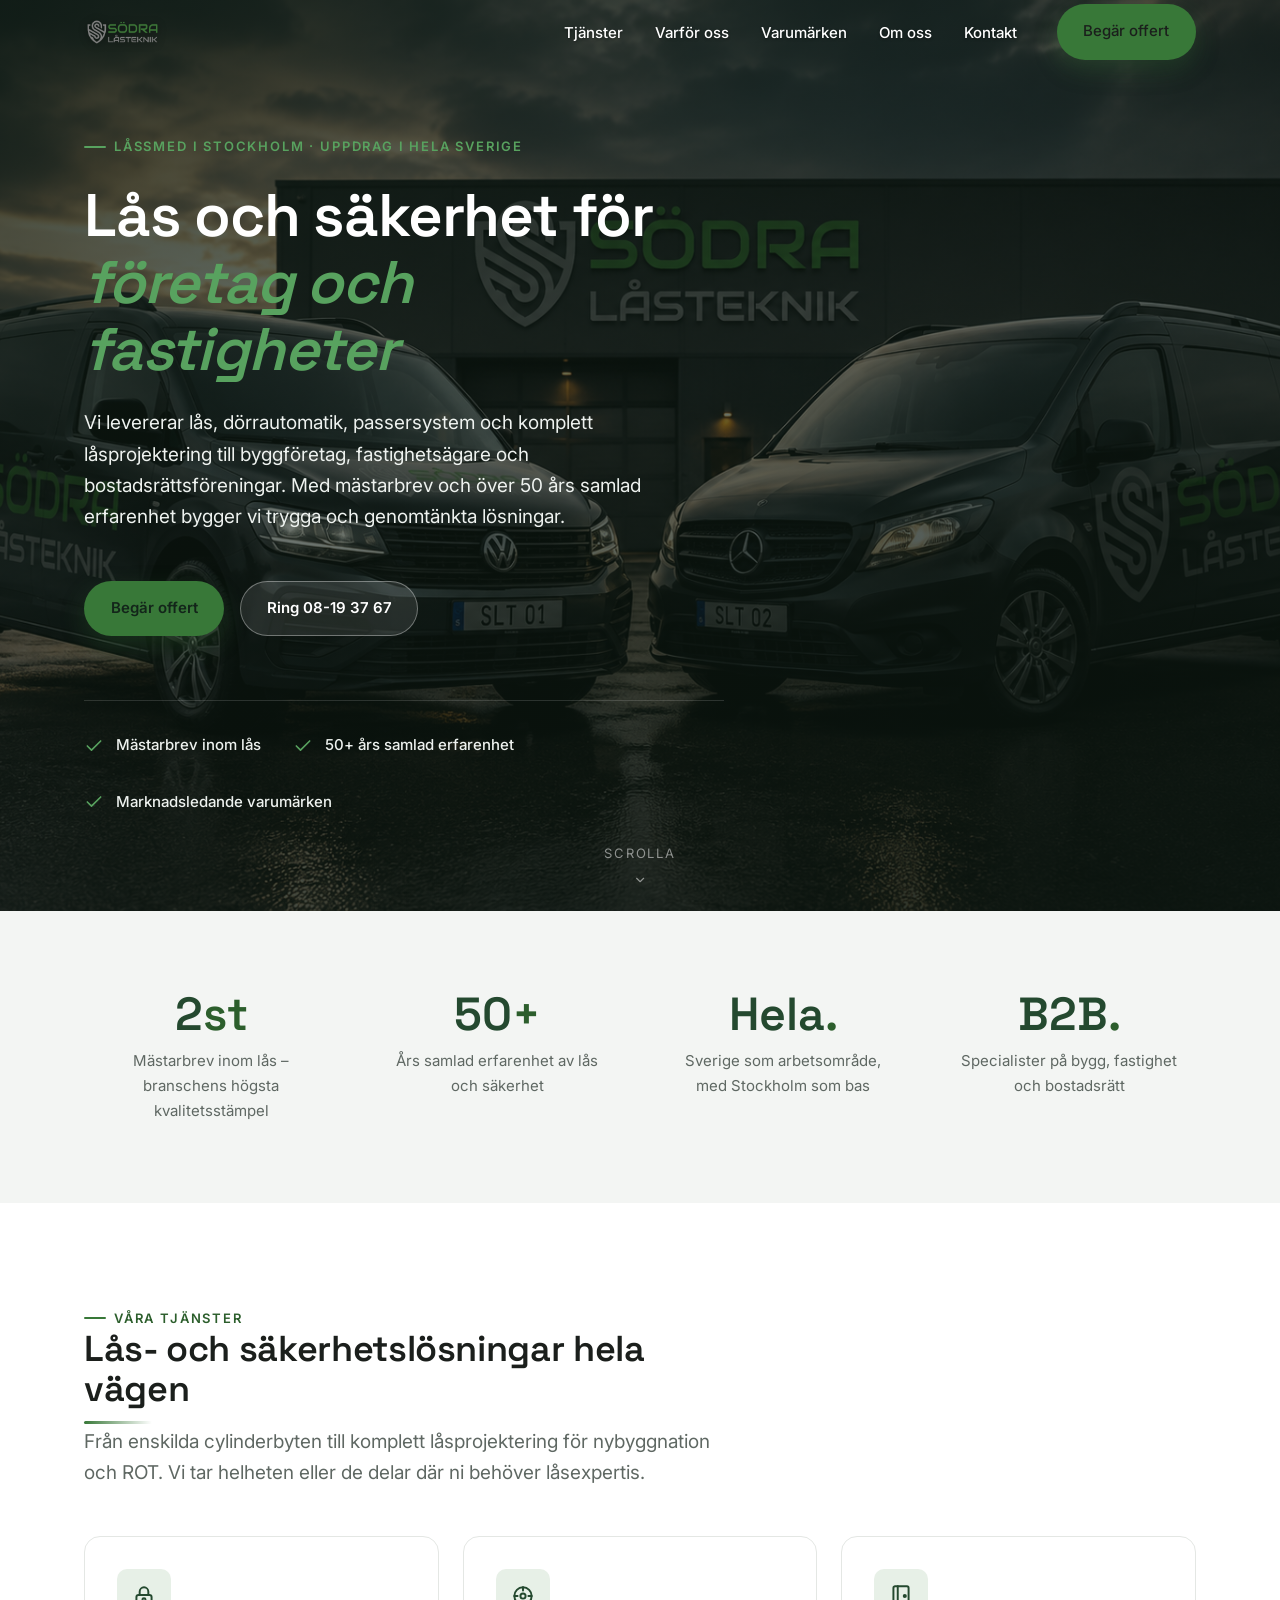
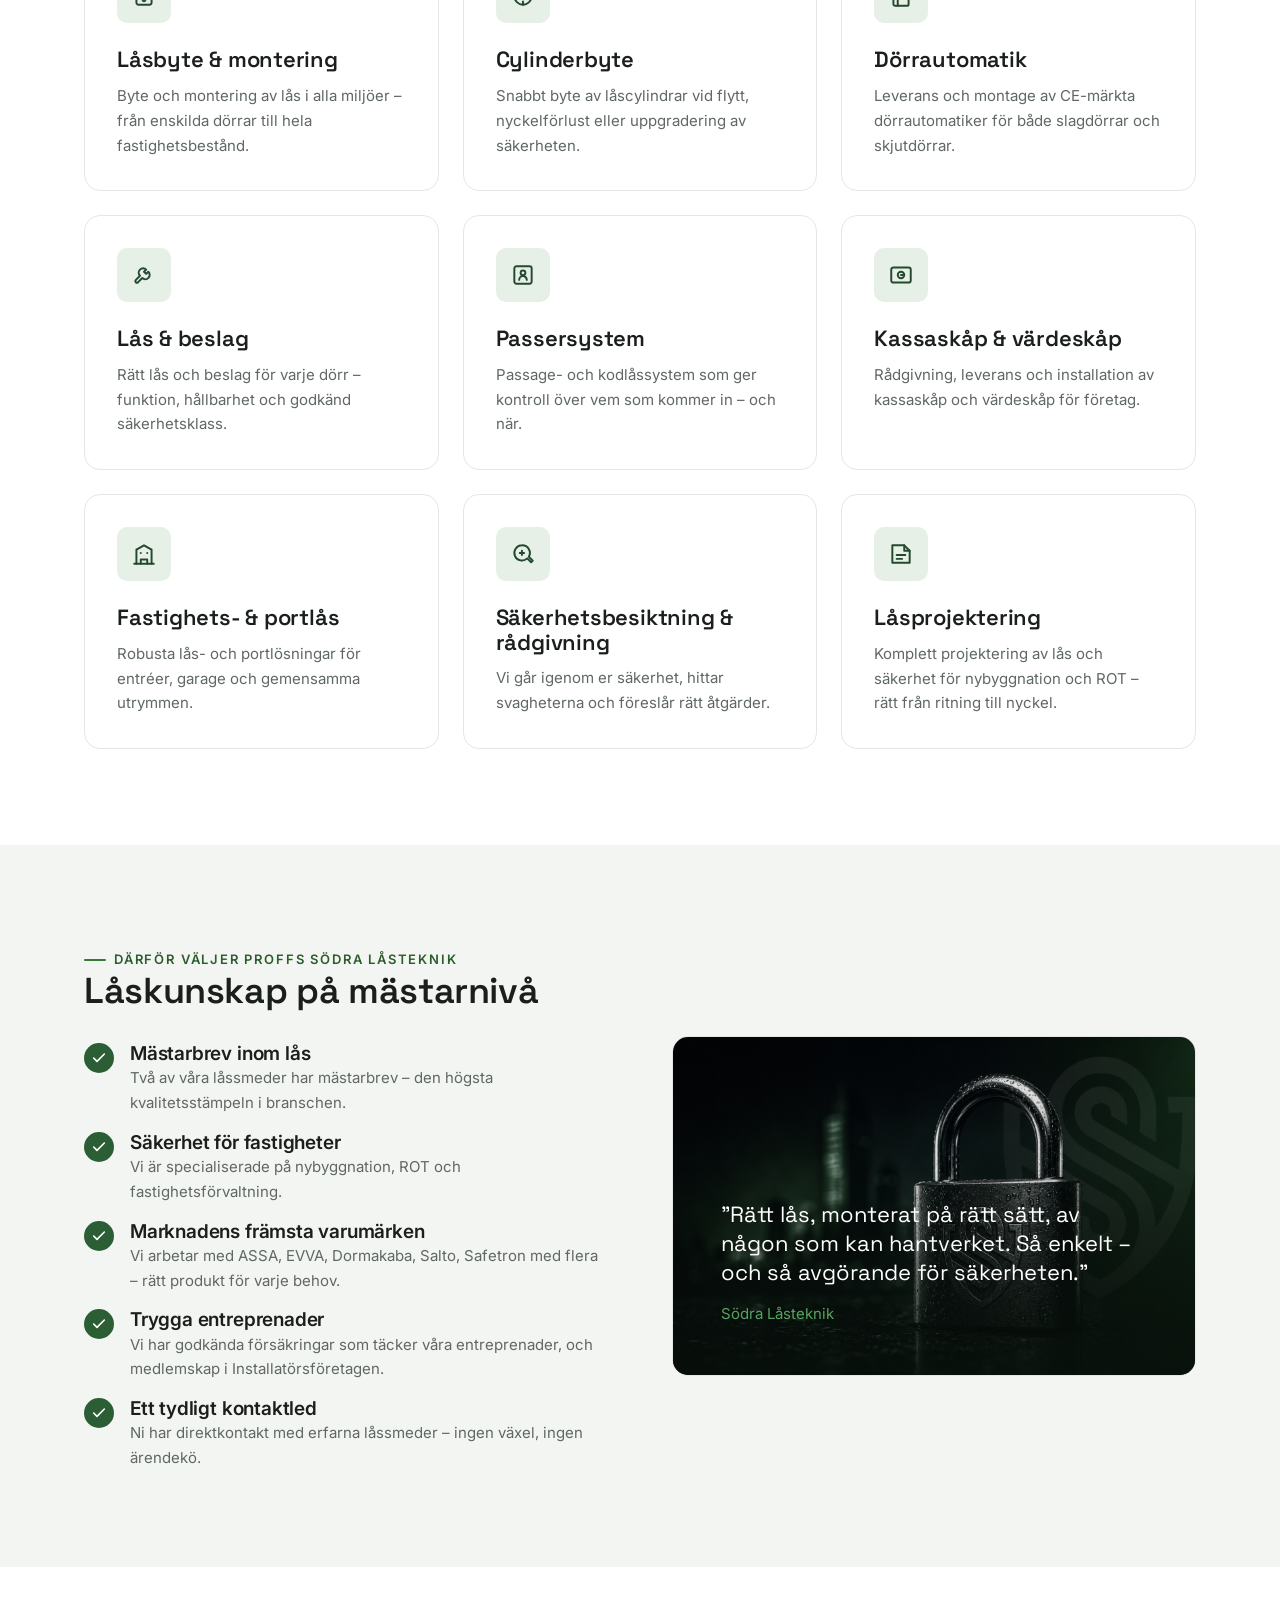
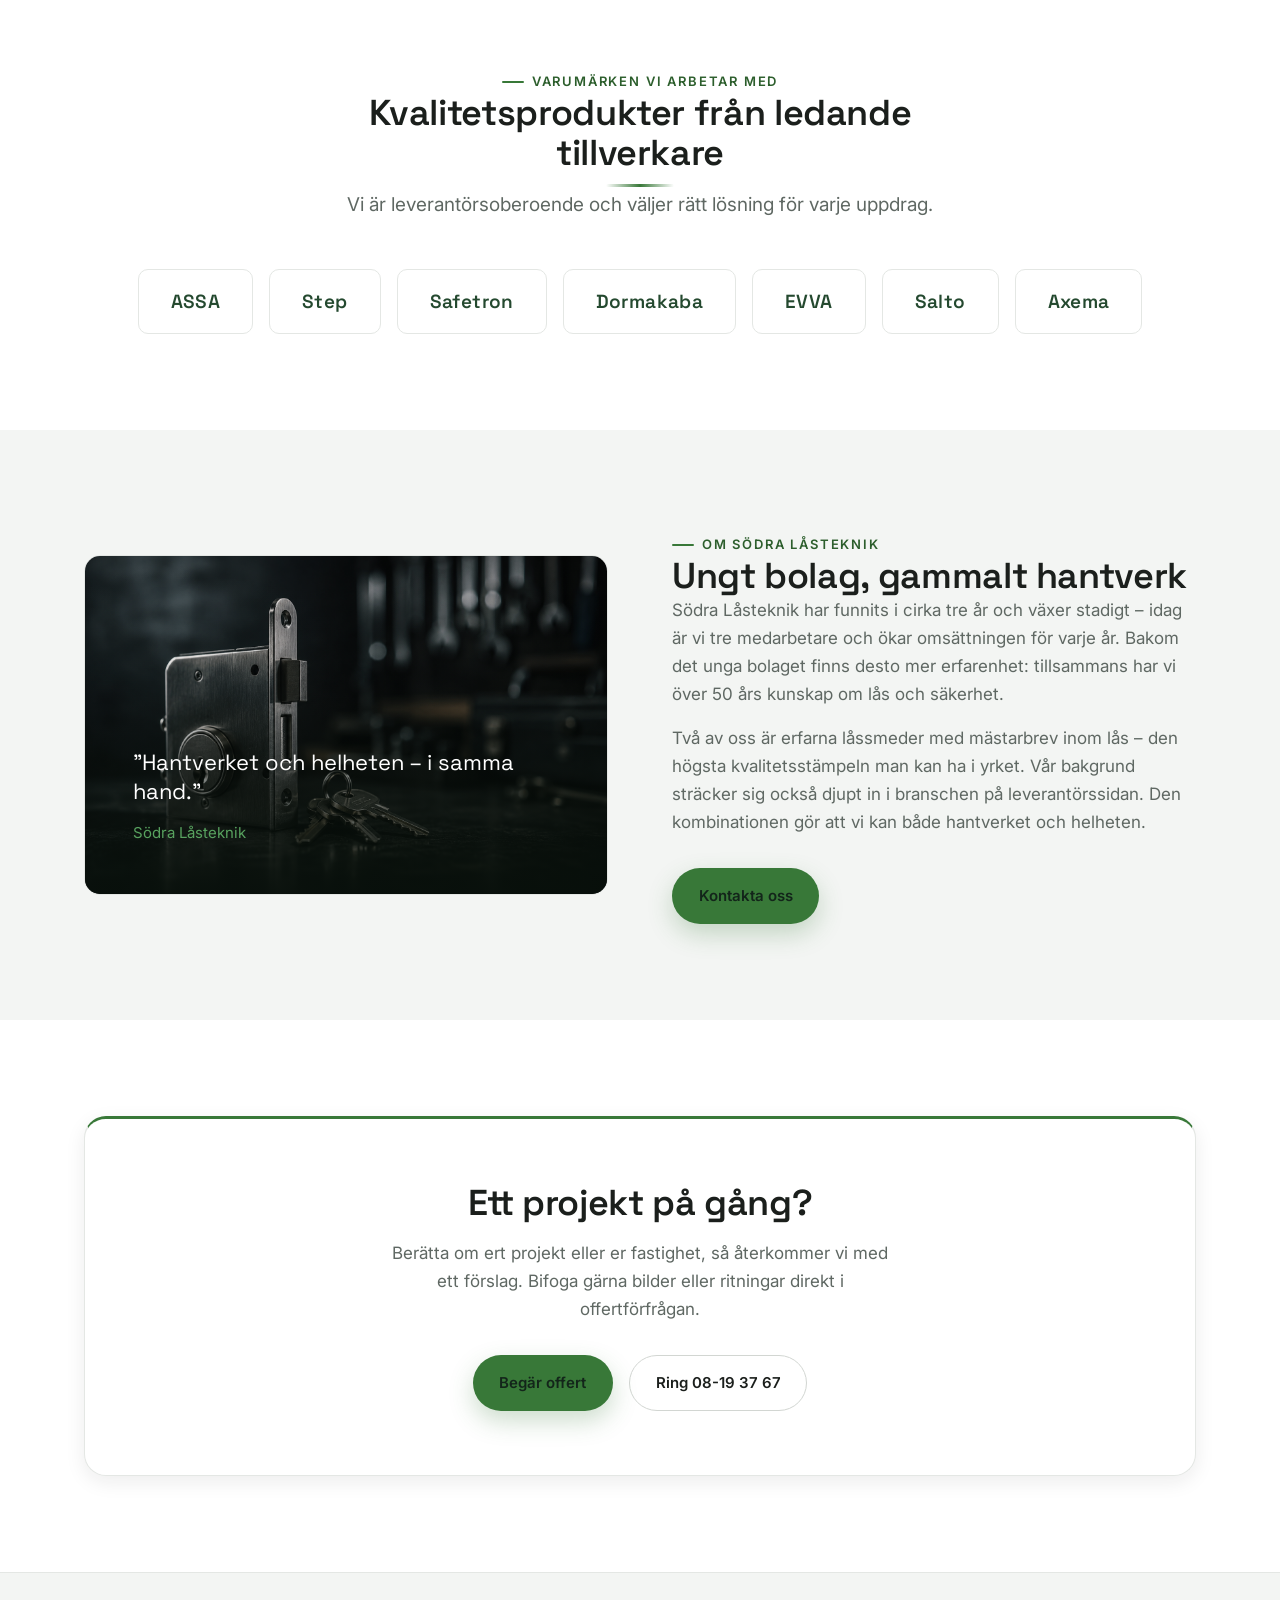
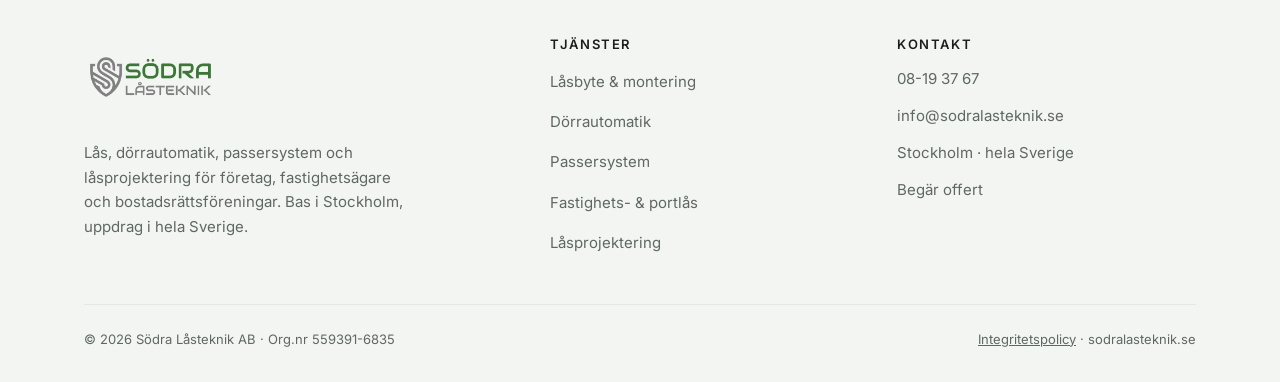
<file: index.html>
<!DOCTYPE html>
<html lang="sv">
<head>
  <meta charset="UTF-8">
  <meta name="viewport" content="width=device-width, initial-scale=1">
  <title>Södra Låsteknik – Lås och säkerhet för företag och fastigheter i Stockholm</title>
  <meta name="description" content="Södra Låsteknik erbjuder lås, dörrautomatik, passersystem och låsprojektering för byggföretag, fastighetsägare och bostadsrättsföreningar. Mästarbrev och över 50 års samlad erfarenhet. Bas i Stockholm, uppdrag i hela Sverige.">
  <meta name="theme-color" content="#13251a">
  <link rel="canonical" href="https://sodralasteknik.se/">

  <!-- Open Graph -->
  <meta property="og:type" content="website">
  <meta property="og:locale" content="sv_SE">
  <meta property="og:url" content="https://sodralasteknik.se/">
  <meta property="og:title" content="Södra Låsteknik – Lås och säkerhet för företag och fastigheter">
  <meta property="og:description" content="Lås, dörrautomatik, passersystem och låsprojektering för byggföretag, fastighetsägare och BRF. Mästarbrev och 50+ års samlad erfarenhet.">
  <meta name="twitter:card" content="summary_large_image">

  <!-- Favicon -->
  <link rel="icon" href="assets/img/favicon.png" type="image/png">
  <link rel="manifest" href="/manifest.webmanifest">

  <!-- Typsnitt -->
  <link rel="preconnect" href="https://fonts.googleapis.com">
  <link rel="preconnect" href="https://fonts.gstatic.com" crossorigin>
  <link href="https://fonts.googleapis.com/css2?family=Space+Grotesk:wght@500;600;700&family=Inter:wght@400;500;600;700&display=swap" rel="stylesheet">

  <!-- Stilmallar -->
  <link rel="stylesheet" href="assets/css/tokens.css?v=1.1.8">
  <link rel="stylesheet" href="assets/css/main.css?v=1.1.8">

  <!-- Strukturerad data -->
  <script type="application/ld+json">
  {
    "@context": "https://schema.org",
    "@type": "Locksmith",
    "name": "Södra Låsteknik AB",
    "url": "https://sodralasteknik.se",
    "email": "info@sodralasteknik.se",
    "telephone": "+468193767",
    "description": "Lås, dörrautomatik, passersystem och låsprojektering för företag, fastighetsägare och bostadsrättsföreningar.",
    "areaServed": "Sverige",
    "address": { "@type": "PostalAddress", "addressLocality": "Stockholm", "addressCountry": "SE" },
    "identifier": "559391-6835"
  }
  </script>
</head>
<body id="top">
  <a href="#main" class="skip-link">Hoppa till innehåll</a>
  <div class="nav-backdrop"></div>

  <!-- ===== Navigering ===== -->
  <nav class="navbar" aria-label="Huvudnavigering">
    <div class="container navbar-inner">
      <a href="#top" class="brand" aria-label="Södra Låsteknik, till toppen">
        <img src="assets/img/logo.png" alt="Södra Låsteknik" class="brand-logo">
      </a>

      <ul class="nav-links" role="list">
        <li><a href="#tjanster">Tjänster</a></li>
        <li><a href="#varfor">Varför oss</a></li>
        <li><a href="#varumarken">Varumärken</a></li>
        <li><a href="#om">Om oss</a></li>
        <li><a href="contact/">Kontakt</a></li>
        <li><a href="contact/#offert" class="btn btn-primary nav-cta">Begär offert</a></li>
      </ul>

      <button class="nav-toggle" aria-label="Öppna meny" aria-expanded="false" aria-controls="nav">
        <span></span><span></span><span></span>
      </button>
    </div>
  </nav>

  <main id="main">
    <!-- ===== Hero (fotofri – mörk sektion med emblem-vattenstämpel) ===== -->
    <header class="hero hero-dark">
      <div class="hero-emblem" aria-hidden="true"></div>
      <div class="container">
        <div class="hero-content">
          <span class="eyebrow">Låssmed i Stockholm · uppdrag i hela Sverige</span>
          <h1>Lås och säkerhet för <em>företag och fastigheter</em></h1>
          <p class="hero-lead">
            Vi levererar lås, dörrautomatik, passersystem och komplett låsprojektering
            till byggföretag, fastighetsägare och bostadsrättsföreningar. Med mästarbrev
            och över 50 års samlad erfarenhet bygger vi trygga och genomtänkta lösningar.
          </p>
          <div class="hero-actions">
            <a href="contact/#offert" class="btn btn-primary">Begär offert</a>
            <a href="tel:+468193767" class="btn btn-ghost-light">Ring 08-19 37 67</a>
          </div>
          <div class="hero-trust">
            <div class="hero-trust-item">
              <svg viewBox="0 0 24 24" fill="none" stroke="currentColor" stroke-width="2" aria-hidden="true"><path d="M20 6 9 17l-5-5" stroke-linecap="round" stroke-linejoin="round"/></svg>
              <span>Mästarbrev inom lås</span>
            </div>
            <div class="hero-trust-item">
              <svg viewBox="0 0 24 24" fill="none" stroke="currentColor" stroke-width="2" aria-hidden="true"><path d="M20 6 9 17l-5-5" stroke-linecap="round" stroke-linejoin="round"/></svg>
              <span>50+ års samlad erfarenhet</span>
            </div>
            <div class="hero-trust-item">
              <svg viewBox="0 0 24 24" fill="none" stroke="currentColor" stroke-width="2" aria-hidden="true"><path d="M20 6 9 17l-5-5" stroke-linecap="round" stroke-linejoin="round"/></svg>
              <span>Marknadsledande varumärken</span>
            </div>
          </div>
        </div>
      </div>
      <span class="scroll-cue" aria-hidden="true">Scrolla<svg width="14" height="14" viewBox="0 0 24 24" fill="none" stroke="currentColor" stroke-width="2"><path d="M6 9l6 6 6-6" stroke-linecap="round" stroke-linejoin="round"/></svg></span>
    </header>

    <!-- ===== Nyckelfakta ===== -->
    <section class="stats" aria-label="Om företaget i korthet">
      <div class="container section" style="padding-block: var(--sl-space-8);">
        <div class="stats-grid">
          <div class="stat reveal">
            <div class="stat-num">2<span>st</span></div>
            <div class="stat-label">Mästarbrev inom lås – branschens högsta kvalitetsstämpel</div>
          </div>
          <div class="stat reveal">
            <div class="stat-num">50<span>+</span></div>
            <div class="stat-label">Års samlad erfarenhet av lås och säkerhet</div>
          </div>
          <div class="stat reveal">
            <div class="stat-num">Hela<span>.</span></div>
            <div class="stat-label">Sverige som arbetsområde, med Stockholm som bas</div>
          </div>
          <div class="stat reveal">
            <div class="stat-num">B2B<span>.</span></div>
            <div class="stat-label">Specialister på bygg, fastighet och bostadsrätt</div>
          </div>
        </div>
      </div>
    </section>

    <!-- ===== Tjänster ===== -->
    <section id="tjanster" class="section">
      <div class="container">
        <div class="section-head reveal">
          <span class="eyebrow">Våra tjänster</span>
          <h2>Lås- och säkerhetslösningar hela vägen</h2>
          <p>Från enskilda cylinderbyten till komplett låsprojektering för nybyggnation och ROT. Vi tar helheten eller de delar där ni behöver låsexpertis.</p>
        </div>

        <div class="services-grid services-grid-3">
          <article class="service-card reveal">
            <div class="service-icon" aria-hidden="true">
              <svg viewBox="0 0 24 24" fill="none" stroke="currentColor" stroke-width="1.8" stroke-linecap="round" stroke-linejoin="round"><rect x="5" y="11" width="14" height="9" rx="2"/><path d="M8 11V8a4 4 0 0 1 8 0v3"/><circle cx="12" cy="15.5" r="1.4"/></svg>
            </div>
            <h3>Låsbyte &amp; montering</h3>
            <p>Byte och montering av lås i alla miljöer – från enskilda dörrar till hela fastighetsbestånd.</p>
          </article>

          <article class="service-card reveal">
            <div class="service-icon" aria-hidden="true">
              <svg viewBox="0 0 24 24" fill="none" stroke="currentColor" stroke-width="1.8" stroke-linecap="round" stroke-linejoin="round"><circle cx="12" cy="12" r="8"/><circle cx="12" cy="12" r="2.4"/><path d="M12 4v3M12 17v3M4 12h3M17 12h3"/></svg>
            </div>
            <h3>Cylinderbyte</h3>
            <p>Snabbt byte av låscylindrar vid flytt, nyckelförlust eller uppgradering av säkerheten.</p>
          </article>

          <article class="service-card reveal">
            <div class="service-icon" aria-hidden="true">
              <svg viewBox="0 0 24 24" fill="none" stroke="currentColor" stroke-width="1.8" stroke-linecap="round" stroke-linejoin="round"><rect x="5" y="3" width="14" height="18" rx="1.5"/><path d="M9 3v18"/><circle cx="15.5" cy="12" r="1"/></svg>
            </div>
            <h3>Dörrautomatik</h3>
            <p>Leverans och montage av CE-märkta dörrautomatiker för både slagdörrar och skjutdörrar.</p>
          </article>

          <article class="service-card reveal">
            <div class="service-icon" aria-hidden="true">
              <svg viewBox="0 0 24 24" fill="none" stroke="currentColor" stroke-width="1.8" stroke-linecap="round" stroke-linejoin="round"><path d="M14 7a4 4 0 0 0-5.7 5.7l-4 4a1.5 1.5 0 0 0 2.1 2.1l4-4A4 4 0 0 0 16 9l-2 2-2-2 2-2Z"/></svg>
            </div>
            <h3>Lås &amp; beslag</h3>
            <p>Rätt lås och beslag för varje dörr – funktion, hållbarhet och godkänd säkerhetsklass.</p>
          </article>

          <article class="service-card reveal">
            <div class="service-icon" aria-hidden="true">
              <svg viewBox="0 0 24 24" fill="none" stroke="currentColor" stroke-width="1.8" stroke-linecap="round" stroke-linejoin="round"><rect x="4" y="4" width="16" height="16" rx="2"/><circle cx="12" cy="10" r="2.2"/><path d="M8.5 16.5a3.5 3.5 0 0 1 7 0"/></svg>
            </div>
            <h3>Passersystem</h3>
            <p>Passage- och kodlåssystem som ger kontroll över vem som kommer in – och när.</p>
          </article>

          <article class="service-card reveal">
            <div class="service-icon" aria-hidden="true">
              <svg viewBox="0 0 24 24" fill="none" stroke="currentColor" stroke-width="1.8" stroke-linecap="round" stroke-linejoin="round"><rect x="3" y="5" width="18" height="14" rx="2"/><circle cx="12" cy="12" r="3"/><path d="M12 12h1.6"/></svg>
            </div>
            <h3>Kassaskåp &amp; värdeskåp</h3>
            <p>Rådgivning, leverans och installation av kassaskåp och värdeskåp för företag.</p>
          </article>

          <article class="service-card reveal">
            <div class="service-icon" aria-hidden="true">
              <svg viewBox="0 0 24 24" fill="none" stroke="currentColor" stroke-width="1.8" stroke-linecap="round" stroke-linejoin="round"><path d="M3 21h18"/><path d="M5 21V8l7-4 7 4v13"/><path d="M9 21v-4h6v4"/><path d="M9 11h.01M15 11h.01"/></svg>
            </div>
            <h3>Fastighets- &amp; portlås</h3>
            <p>Robusta lås- och portlösningar för entréer, garage och gemensamma utrymmen.</p>
          </article>

          <article class="service-card reveal">
            <div class="service-icon" aria-hidden="true">
              <svg viewBox="0 0 24 24" fill="none" stroke="currentColor" stroke-width="1.8" stroke-linecap="round" stroke-linejoin="round"><path d="M11 4a7 7 0 1 0 4.9 12l3.6 3.6 1.5-1.5-3.6-3.6A7 7 0 0 0 11 4Z"/><path d="M9 11h4M11 9v4"/></svg>
            </div>
            <h3>Säkerhetsbesiktning &amp; rådgivning</h3>
            <p>Vi går igenom er säkerhet, hittar svagheterna och föreslår rätt åtgärder.</p>
          </article>

          <article class="service-card reveal">
            <div class="service-icon" aria-hidden="true">
              <svg viewBox="0 0 24 24" fill="none" stroke="currentColor" stroke-width="1.8" stroke-linecap="round" stroke-linejoin="round"><path d="M4 4h11l5 5v11H4Z"/><path d="M15 4v5h5"/><path d="M8 13h8M8 16.5h5"/></svg>
            </div>
            <h3>Låsprojektering</h3>
            <p>Komplett projektering av lås och säkerhet för nybyggnation och ROT – rätt från ritning till nyckel.</p>
          </article>
        </div>
      </div>
    </section>

    <!-- ===== Varför Södra ===== -->
    <section id="varfor" class="why section">
      <div class="container split">
        <div class="reveal">
          <span class="eyebrow">Därför väljer proffs Södra Låsteknik</span>
          <h2>Låskunskap på mästarnivå</h2>
          <div class="why-list">
            <div class="why-item">
              <span class="why-check" aria-hidden="true"><svg viewBox="0 0 24 24" fill="none" stroke="currentColor" stroke-width="2.4"><path d="M20 6 9 17l-5-5" stroke-linecap="round" stroke-linejoin="round"/></svg></span>
              <div><h3>Mästarbrev inom lås</h3><p>Två av våra låssmeder har mästarbrev – den högsta kvalitetsstämpeln i branschen.</p></div>
            </div>
            <div class="why-item">
              <span class="why-check" aria-hidden="true"><svg viewBox="0 0 24 24" fill="none" stroke="currentColor" stroke-width="2.4"><path d="M20 6 9 17l-5-5" stroke-linecap="round" stroke-linejoin="round"/></svg></span>
              <div><h3>Säkerhet för fastigheter</h3><p>Vi är specialiserade på nybyggnation, ROT och fastighetsförvaltning.</p></div>
            </div>
            <div class="why-item">
              <span class="why-check" aria-hidden="true"><svg viewBox="0 0 24 24" fill="none" stroke="currentColor" stroke-width="2.4"><path d="M20 6 9 17l-5-5" stroke-linecap="round" stroke-linejoin="round"/></svg></span>
              <div><h3>Marknadens främsta varumärken</h3><p>Vi arbetar med ASSA, EVVA, Dormakaba, Salto, Safetron med flera – rätt produkt för varje behov.</p></div>
            </div>
            <div class="why-item">
              <span class="why-check" aria-hidden="true"><svg viewBox="0 0 24 24" fill="none" stroke="currentColor" stroke-width="2.4"><path d="M20 6 9 17l-5-5" stroke-linecap="round" stroke-linejoin="round"/></svg></span>
              <div><h3>Trygga entreprenader</h3><p>Vi har godkända försäkringar som täcker våra entreprenader, och medlemskap i Installatörsföretagen.</p></div>
            </div>
            <div class="why-item">
              <span class="why-check" aria-hidden="true"><svg viewBox="0 0 24 24" fill="none" stroke="currentColor" stroke-width="2.4"><path d="M20 6 9 17l-5-5" stroke-linecap="round" stroke-linejoin="round"/></svg></span>
              <div><h3>Ett tydligt kontaktled</h3><p>Ni har direktkontakt med erfarna låssmeder – ingen växel, ingen ärendekö.</p></div>
            </div>
          </div>
        </div>

        <aside class="why-panel reveal">
          <blockquote>”Rätt lås, monterat på rätt sätt, av någon som kan hantverket. Så enkelt – och så avgörande för säkerheten.”</blockquote>
          <cite>Södra Låsteknik</cite>
          <img src="assets/img/varfor-oss.png" alt="Hänglås med Södra Låstekniks emblem">
        </aside>
      </div>
    </section>

    <!-- ===== Varumärken ===== -->
    <section id="varumarken" class="section brands">
      <div class="container">
        <div class="section-head text-center reveal" style="margin-inline:auto;">
          <span class="eyebrow" style="justify-content:center;">Varumärken vi arbetar med</span>
          <h2>Kvalitetsprodukter från ledande tillverkare</h2>
          <p>Vi är leverantörsoberoende och väljer rätt lösning för varje uppdrag.</p>
        </div>
        <ul class="brand-grid reveal" role="list">
          <li><a href="https://www.assa.se" target="_blank" rel="noopener">ASSA</a></li>
          <li><a href="https://steplock.com/SE/sv/" target="_blank" rel="noopener">Step</a></li>
          <li><a href="https://www.safetron.com" target="_blank" rel="noopener">Safetron</a></li>
          <li><a href="https://www.dormakaba.com" target="_blank" rel="noopener">Dormakaba</a></li>
          <li><a href="https://www.evva.com" target="_blank" rel="noopener">EVVA</a></li>
          <li><a href="https://www.saltosystems.com" target="_blank" rel="noopener">Salto</a></li>
          <li><a href="https://axema.se" target="_blank" rel="noopener">Axema</a></li>
        </ul>
      </div>
    </section>

    <!-- ===== Om oss ===== -->
    <section id="om" class="why section">
      <div class="container split">
        <div class="about-panel reveal">
          <blockquote>”Hantverket och helheten – i samma hand.”</blockquote>
          <cite>Södra Låsteknik</cite>
          <img src="assets/img/om-oss.png" alt="Låskista med nycklar på arbetsbänk">
        </div>
        <div class="about-body reveal">
          <span class="eyebrow">Om Södra Låsteknik</span>
          <h2>Ungt bolag, gammalt hantverk</h2>
          <p>
            Södra Låsteknik har funnits i cirka tre år och växer stadigt – idag är vi tre
            medarbetare och ökar omsättningen för varje år. Bakom det unga bolaget finns
            desto mer erfarenhet: tillsammans har vi över 50 års kunskap om lås och säkerhet.
          </p>
          <p>
            Två av oss är erfarna låssmeder med mästarbrev inom lås – den
            högsta kvalitetsstämpeln man kan ha i yrket. Vår bakgrund sträcker sig också
            djupt in i branschen på leverantörssidan. Den kombinationen gör att vi kan
            både hantverket och helheten.
          </p>
          <a href="contact/" class="btn btn-primary">Kontakta oss</a>
        </div>
      </div>
    </section>

    <!-- ===== CTA ===== -->
    <section class="section">
      <div class="container">
        <div class="cta reveal">
          <h2>Ett projekt på gång?</h2>
          <p>Berätta om ert projekt eller er fastighet, så återkommer vi med ett förslag. Bifoga gärna bilder eller ritningar direkt i offertförfrågan.</p>
          <div class="cta-actions">
            <a href="contact/#offert" class="btn btn-primary">Begär offert</a>
            <a href="tel:+468193767" class="btn btn-secondary">Ring 08-19 37 67</a>
          </div>
        </div>
      </div>
    </section>
  </main>

  <!-- ===== Footer ===== -->
  <footer class="footer">
    <div class="container">
      <div class="footer-grid">
        <div>
          <a href="#top" class="brand" aria-label="Södra Låsteknik">
            <img src="assets/img/logo.png" alt="Södra Låsteknik" class="brand-logo footer-logo">
          </a>
          <p class="footer-about">Lås, dörrautomatik, passersystem och låsprojektering för företag, fastighetsägare och bostadsrättsföreningar. Bas i Stockholm, uppdrag i hela Sverige.</p>
        </div>

        <div>
          <h4>Tjänster</h4>
          <ul class="footer-links" role="list">
            <li><a href="#tjanster">Låsbyte &amp; montering</a></li>
            <li><a href="#tjanster">Dörrautomatik</a></li>
            <li><a href="#tjanster">Passersystem</a></li>
            <li><a href="#tjanster">Fastighets- &amp; portlås</a></li>
            <li><a href="#tjanster">Låsprojektering</a></li>
          </ul>
        </div>

        <div>
          <h4>Kontakt</h4>
          <div class="footer-contact">
            <a href="tel:+468193767">08-19 37 67</a>
            <a href="mailto:info@sodralasteknik.se">info@sodralasteknik.se</a>
            <span>Stockholm · hela Sverige</span>
            <a href="contact/#offert">Begär offert</a>
          </div>
        </div>
      </div>

      <div class="footer-bottom">
        <span>&copy; <span id="year">2026</span> Södra Låsteknik AB · Org.nr 559391-6835</span>
        <span><a href="privacy-policy/">Integritetspolicy</a> · sodralasteknik.se</span>
      </div>
    </div>
  </footer>

  <script src="assets/js/main.js?v=1.1.8" defer></script>
</body>
</html>
</file>
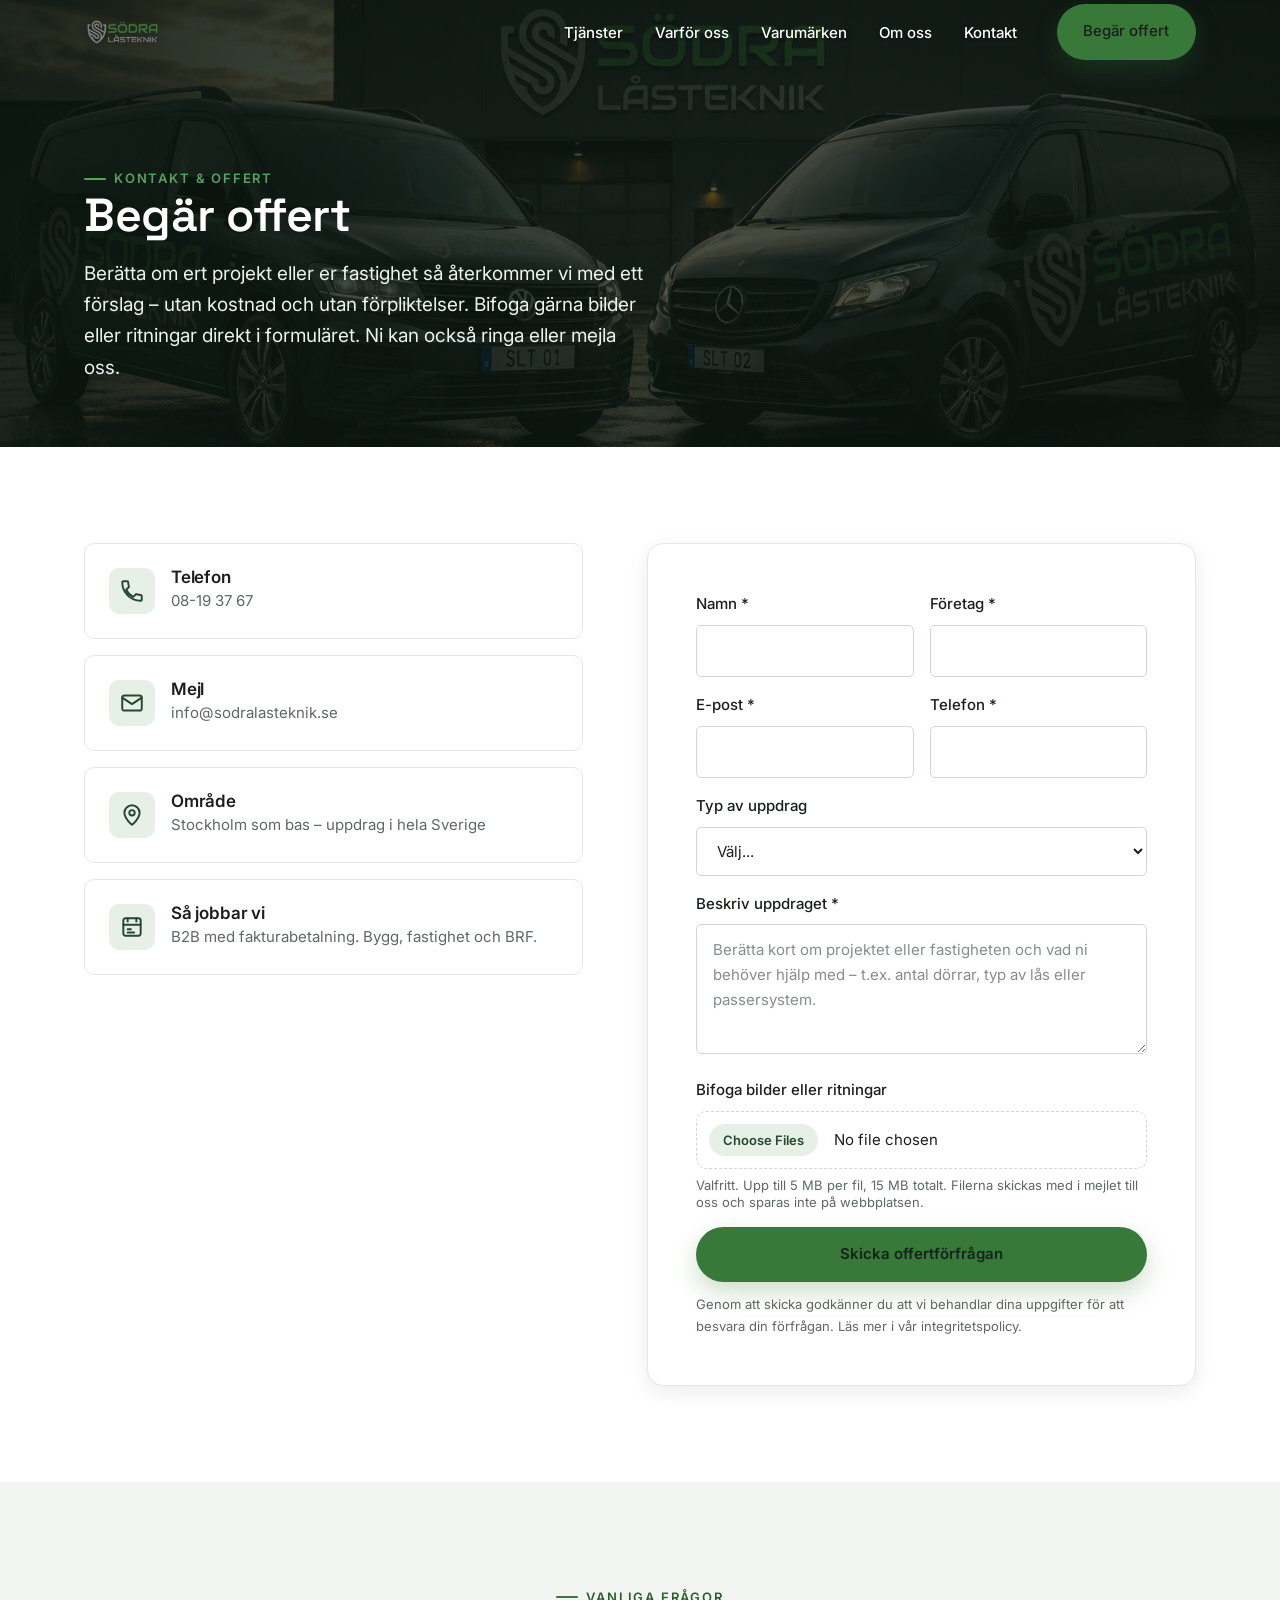
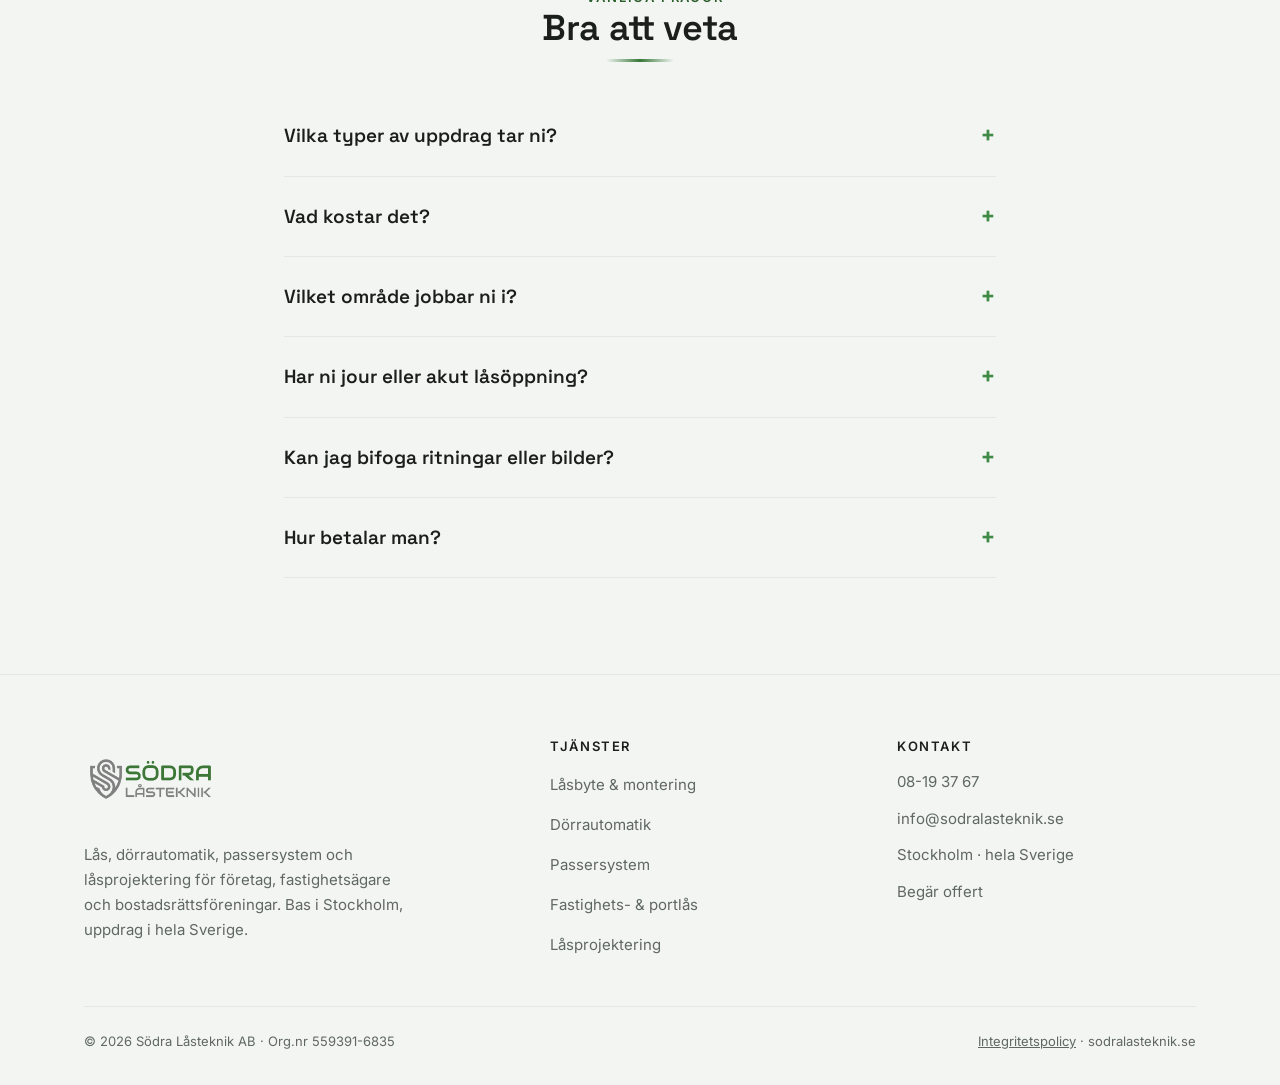
<file: contact/index.html>
<!DOCTYPE html>
<html lang="sv">
<head>
  <meta charset="UTF-8">
  <meta name="viewport" content="width=device-width, initial-scale=1">
  <title>Kontakt &amp; offert – Södra Låsteknik</title>
  <meta name="description" content="Begär offert på lås, dörrautomatik, passersystem och låsprojektering. Berätta om ert projekt eller er fastighet och bifoga gärna bilder eller ritningar – vi återkommer med ett förslag.">
  <meta name="theme-color" content="#13251a">
  <link rel="canonical" href="https://sodralasteknik.se/contact/">

  <!-- Open Graph -->
  <meta property="og:type" content="website">
  <meta property="og:locale" content="sv_SE">
  <meta property="og:url" content="https://sodralasteknik.se/contact/">
  <meta property="og:title" content="Kontakt &amp; offert – Södra Låsteknik">
  <meta property="og:description" content="Berätta om ert projekt eller er fastighet så återkommer vi med ett förslag. Bifoga gärna bilder eller ritningar.">
  <meta name="twitter:card" content="summary_large_image">

  <!-- Favicon -->
  <link rel="icon" href="../assets/img/favicon.png" type="image/png">
  <link rel="manifest" href="/manifest.webmanifest">

  <!-- Typsnitt -->
  <link rel="preconnect" href="https://fonts.googleapis.com">
  <link rel="preconnect" href="https://fonts.gstatic.com" crossorigin>
  <link href="https://fonts.googleapis.com/css2?family=Space+Grotesk:wght@500;600;700&family=Inter:wght@400;500;600;700&display=swap" rel="stylesheet">

  <!-- Stilmallar -->
  <link rel="stylesheet" href="../assets/css/tokens.css?v=1.1.8">
  <link rel="stylesheet" href="../assets/css/main.css?v=1.1.8">
</head>
<body id="top">
  <a href="#main" class="skip-link">Hoppa till innehåll</a>
  <div class="nav-backdrop"></div>

  <!-- ===== Navigering ===== -->
  <nav class="navbar scrolled" aria-label="Huvudnavigering">
    <div class="container navbar-inner">
      <a href="../" class="brand" aria-label="Södra Låsteknik, startsida">
        <img src="../assets/img/logo.png" alt="Södra Låsteknik" class="brand-logo">
      </a>

      <ul class="nav-links" role="list">
        <li><a href="../#tjanster">Tjänster</a></li>
        <li><a href="../#varfor">Varför oss</a></li>
        <li><a href="../#varumarken">Varumärken</a></li>
        <li><a href="../#om">Om oss</a></li>
        <li><a href="./">Kontakt</a></li>
        <li><a href="#offert" class="btn btn-primary nav-cta">Begär offert</a></li>
      </ul>

      <button class="nav-toggle" aria-label="Öppna meny" aria-expanded="false" aria-controls="nav">
        <span></span><span></span><span></span>
      </button>
    </div>
  </nav>

  <main id="main">
    <header class="page-hero">
      <div class="container reveal">
        <span class="eyebrow">Kontakt &amp; offert</span>
        <h1>Begär offert</h1>
        <p>Berätta om ert projekt eller er fastighet så återkommer vi med ett förslag – utan kostnad och utan förpliktelser. Bifoga gärna bilder eller ritningar direkt i formuläret. Ni kan också ringa eller mejla oss.</p>
      </div>
    </header>

    <section id="offert" class="section">
      <div class="container contact-layout">
        <!-- Kontaktvägar -->
        <div class="contact-cards reveal">
          <div class="contact-card">
            <div class="service-icon" aria-hidden="true">
              <svg viewBox="0 0 24 24" fill="none" stroke="currentColor" stroke-width="1.8"><path d="M6.6 10.8c1.4 2.8 3.8 5.1 6.6 6.6l2.2-2.2c.3-.3.7-.4 1-.2 1.1.4 2.3.6 3.6.6.6 0 1 .4 1 1V20c0 .6-.4 1-1 1C10.6 21 3 13.4 3 4c0-.6.5-1 1-1h3.5c.6 0 1 .4 1 1 0 1.2.2 2.4.6 3.6.1.4 0 .8-.2 1l-2.3 2.2Z" stroke-linecap="round" stroke-linejoin="round"/></svg>
            </div>
            <div>
              <h3>Telefon</h3>
              <p><a href="tel:+468193767">08-19 37 67</a></p>
            </div>
          </div>

          <div class="contact-card">
            <div class="service-icon" aria-hidden="true">
              <svg viewBox="0 0 24 24" fill="none" stroke="currentColor" stroke-width="1.8"><rect x="3" y="5" width="18" height="14" rx="2"/><path d="m3 7 9 6 9-6" stroke-linecap="round" stroke-linejoin="round"/></svg>
            </div>
            <div>
              <h3>Mejl</h3>
              <p><a href="mailto:info@sodralasteknik.se">info@sodralasteknik.se</a></p>
            </div>
          </div>

          <div class="contact-card">
            <div class="service-icon" aria-hidden="true">
              <svg viewBox="0 0 24 24" fill="none" stroke="currentColor" stroke-width="1.8"><path d="M12 21s-7-5.5-7-11a7 7 0 0 1 14 0c0 5.5-7 11-7 11Z" stroke-linejoin="round"/><circle cx="12" cy="10" r="2.5"/></svg>
            </div>
            <div>
              <h3>Område</h3>
              <p>Stockholm som bas – uppdrag i hela Sverige</p>
            </div>
          </div>

          <div class="contact-card">
            <div class="service-icon" aria-hidden="true">
              <svg viewBox="0 0 24 24" fill="none" stroke="currentColor" stroke-width="1.8"><rect x="4" y="4" width="16" height="16" rx="2"/><path d="M8 4v3M16 4v3M4 10h16M8 14h3M8 17h6" stroke-linecap="round"/></svg>
            </div>
            <div>
              <h3>Så jobbar vi</h3>
              <p>B2B med fakturabetalning. Bygg, fastighet och BRF.</p>
            </div>
          </div>
        </div>

        <!-- Formulär -->
        <div class="form-card reveal">
          <form id="contact-form" action="offert.php" method="post" enctype="multipart/form-data" novalidate>
            <div class="form-row">
              <div class="field">
                <label for="name">Namn *</label>
                <input type="text" id="name" name="name" autocomplete="name" required>
                <span class="field-error">Fyll i ditt namn.</span>
              </div>
              <div class="field">
                <label for="company">Företag *</label>
                <input type="text" id="company" name="company" autocomplete="organization" required>
                <span class="field-error">Ange företag eller förening.</span>
              </div>
            </div>

            <div class="form-row">
              <div class="field">
                <label for="email">E-post *</label>
                <input type="email" id="email" name="email" autocomplete="email" required>
                <span class="field-error">Ange en giltig e-postadress.</span>
              </div>
              <div class="field">
                <label for="phone">Telefon *</label>
                <input type="tel" id="phone" name="phone" autocomplete="tel" required>
                <span class="field-error">Ange ett telefonnummer.</span>
              </div>
            </div>

            <div class="field">
              <label for="type">Typ av uppdrag</label>
              <select id="type" name="type">
                <option value="">Välj...</option>
                <option>Nybyggnation</option>
                <option>ROT / renovering</option>
                <option>Fastighet / förvaltning</option>
                <option>Bostadsrättsförening</option>
                <option>Företag</option>
                <option>Annat</option>
              </select>
            </div>

            <div class="field">
              <label for="message">Beskriv uppdraget *</label>
              <textarea id="message" name="message" placeholder="Berätta kort om projektet eller fastigheten och vad ni behöver hjälp med – t.ex. antal dörrar, typ av lås eller passersystem." required></textarea>
              <span class="field-error">Beskriv uppdraget.</span>
            </div>

            <div class="field">
              <label for="attachments">Bifoga bilder eller ritningar</label>
              <input type="file" id="attachments" name="attachments[]" accept="image/*,.pdf" multiple>
              <p class="field-hint">Valfritt. Upp till 5 MB per fil, 15 MB totalt. Filerna skickas med i mejlet till oss och sparas inte på webbplatsen.</p>
              <span class="field-error">Filen är för stor eller har ett format vi inte stödjer.</span>
            </div>

            <!-- Honeypot mot spam: dold för människor, kryssas av bottar -->
            <input type="checkbox" name="botcheck" style="display:none" tabindex="-1" aria-hidden="true">

            <button type="submit" class="btn btn-primary" style="width:100%;">Skicka offertförfrågan</button>
            <p class="form-note">Genom att skicka godkänner du att vi behandlar dina uppgifter för att besvara din förfrågan. Läs mer i vår <a href="../privacy-policy/">integritetspolicy</a>.</p>
            <div id="form-status" class="form-status" role="status" aria-live="polite"></div>
          </form>
        </div>
      </div>
    </section>

    <!-- ===== FAQ ===== -->
    <section class="why section">
      <div class="container" style="max-width: var(--sl-container-narrow);">
        <div class="section-head text-center reveal">
          <span class="eyebrow" style="justify-content:center;">Vanliga frågor</span>
          <h2>Bra att veta</h2>
        </div>

        <details class="faq-item reveal">
          <summary>Vilka typer av uppdrag tar ni?</summary>
          <p>Vi arbetar främst B2B – med byggföretag, fastighetsägare och bostadsrättsföreningar. Allt från enskilda cylinder- och låsbyten till komplett låsprojektering för nybyggnation och ROT. Vi tar sällan uppdrag åt privatpersoner.</p>
        </details>
        <details class="faq-item reveal">
          <summary>Vad kostar det?</summary>
          <p>Priset beror på uppdragets omfattning och vilka produkter som ingår. Berätta om projektet eller fastigheten så återkommer vi med ett tydligt förslag utan kostnad och utan förpliktelser.</p>
        </details>
        <details class="faq-item reveal">
          <summary>Vilket område jobbar ni i?</summary>
          <p>Vi har Stockholm som bas men tar uppdrag i hela Sverige. Hör av dig med var projektet ligger så berättar vi hur vi kan hjälpa till.</p>
        </details>
        <details class="faq-item reveal">
          <summary>Har ni jour eller akut låsöppning?</summary>
          <p>Nej, vi erbjuder ingen jour eller akut låsöppning i nuläget. Vi är specialiserade på planerade lås- och säkerhetsentreprenader inom bygg och fastighet.</p>
        </details>
        <details class="faq-item reveal">
          <summary>Kan jag bifoga ritningar eller bilder?</summary>
          <p>Ja – ladda upp bilder eller ritningar direkt i formuläret (JPG, PNG, HEIC, WEBP eller PDF). Det gör att vi ofta kan ge ett mer träffsäkert förslag direkt. Filerna skickas med i mejlet till oss och sparas inte på webbplatsen.</p>
        </details>
        <details class="faq-item reveal">
          <summary>Hur betalar man?</summary>
          <p>Vi fakturerar – all fakturering sker mot företag och föreningar (B2B).</p>
        </details>
      </div>
    </section>
  </main>

  <!-- ===== Footer ===== -->
  <footer class="footer">
    <div class="container">
      <div class="footer-grid">
        <div>
          <a href="../" class="brand" aria-label="Södra Låsteknik">
            <img src="../assets/img/logo.png" alt="Södra Låsteknik" class="brand-logo footer-logo">
          </a>
          <p class="footer-about">Lås, dörrautomatik, passersystem och låsprojektering för företag, fastighetsägare och bostadsrättsföreningar. Bas i Stockholm, uppdrag i hela Sverige.</p>
        </div>

        <div>
          <h4>Tjänster</h4>
          <ul class="footer-links" role="list">
            <li><a href="../#tjanster">Låsbyte &amp; montering</a></li>
            <li><a href="../#tjanster">Dörrautomatik</a></li>
            <li><a href="../#tjanster">Passersystem</a></li>
            <li><a href="../#tjanster">Fastighets- &amp; portlås</a></li>
            <li><a href="../#tjanster">Låsprojektering</a></li>
          </ul>
        </div>

        <div>
          <h4>Kontakt</h4>
          <div class="footer-contact">
            <a href="tel:+468193767">08-19 37 67</a>
            <a href="mailto:info@sodralasteknik.se">info@sodralasteknik.se</a>
            <span>Stockholm · hela Sverige</span>
            <a href="#offert">Begär offert</a>
          </div>
        </div>
      </div>

      <div class="footer-bottom">
        <span>&copy; <span id="year">2026</span> Södra Låsteknik AB · Org.nr 559391-6835</span>
        <span><a href="../privacy-policy/">Integritetspolicy</a> · sodralasteknik.se</span>
      </div>
    </div>
  </footer>

  <script src="../assets/js/main.js?v=1.1.8" defer></script>
  <script src="../assets/js/contact.js?v=1.1.8" defer></script>
</body>
</html>
</file>
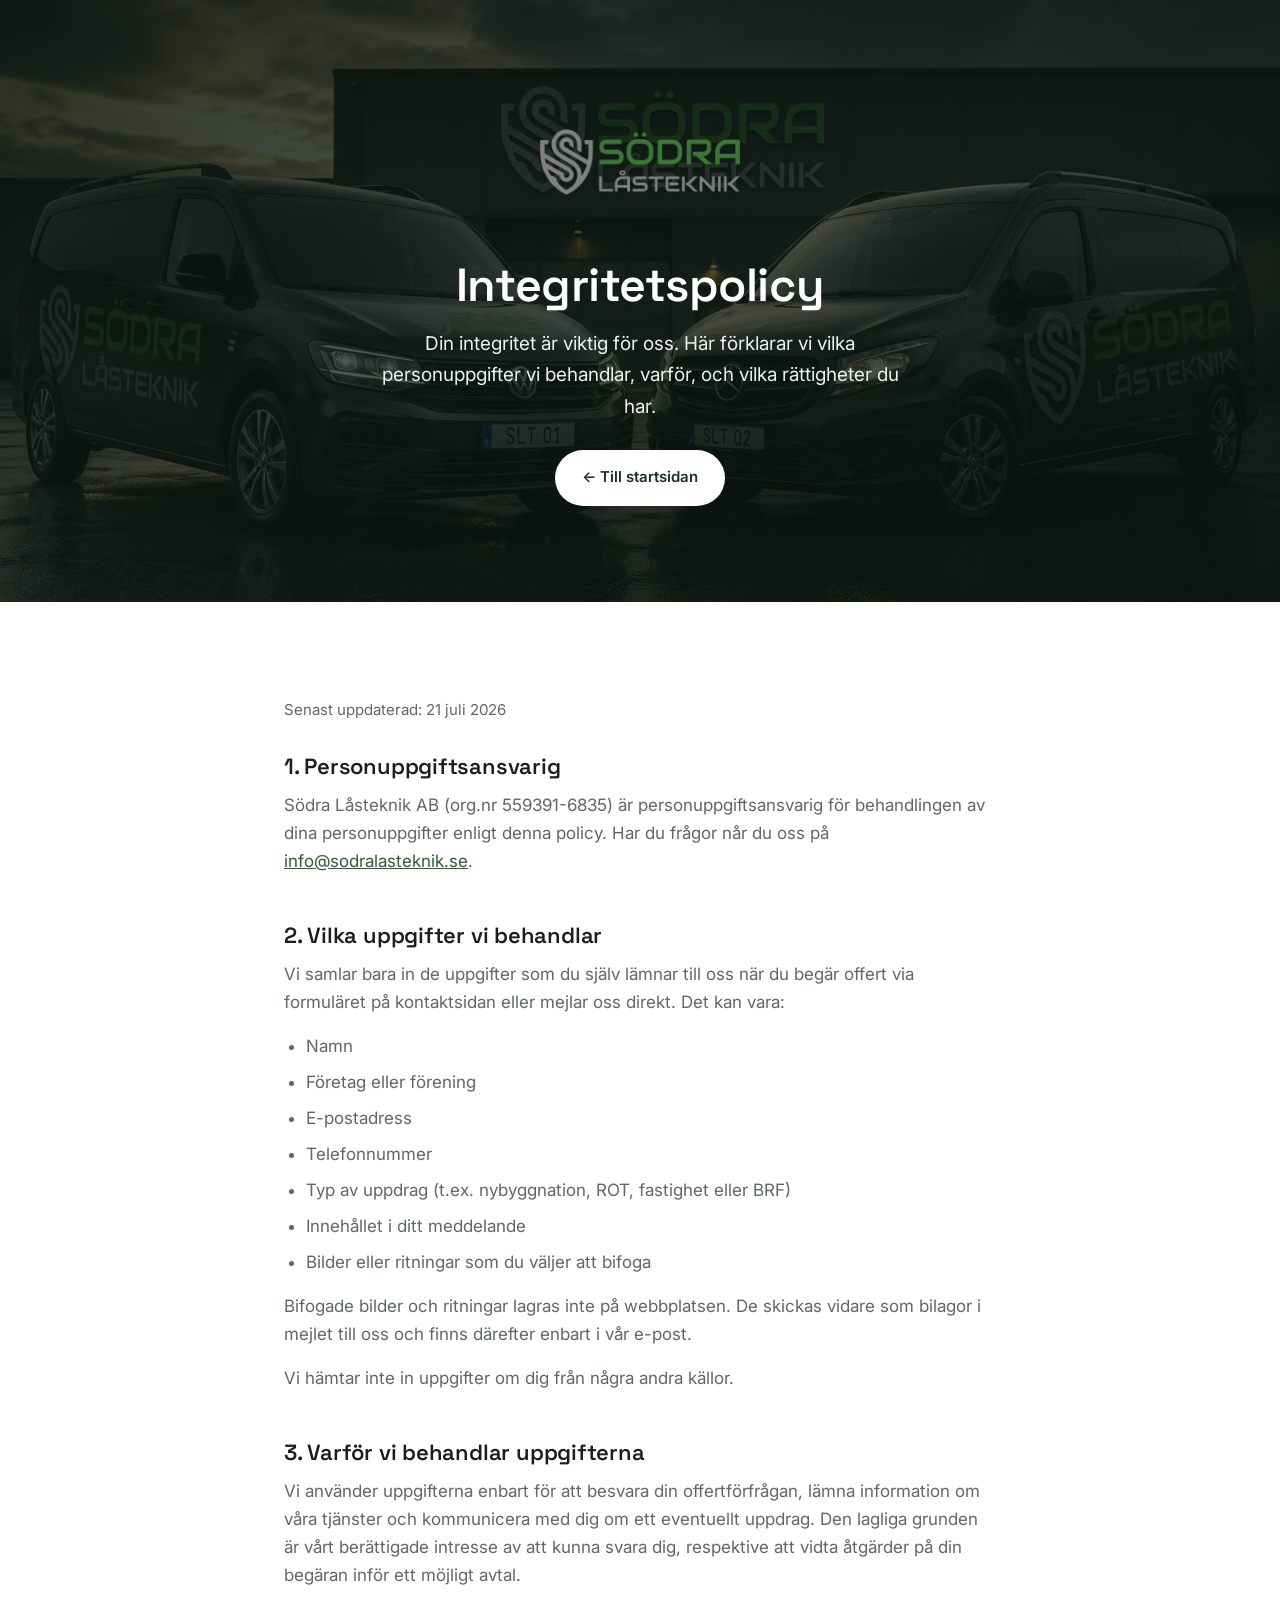
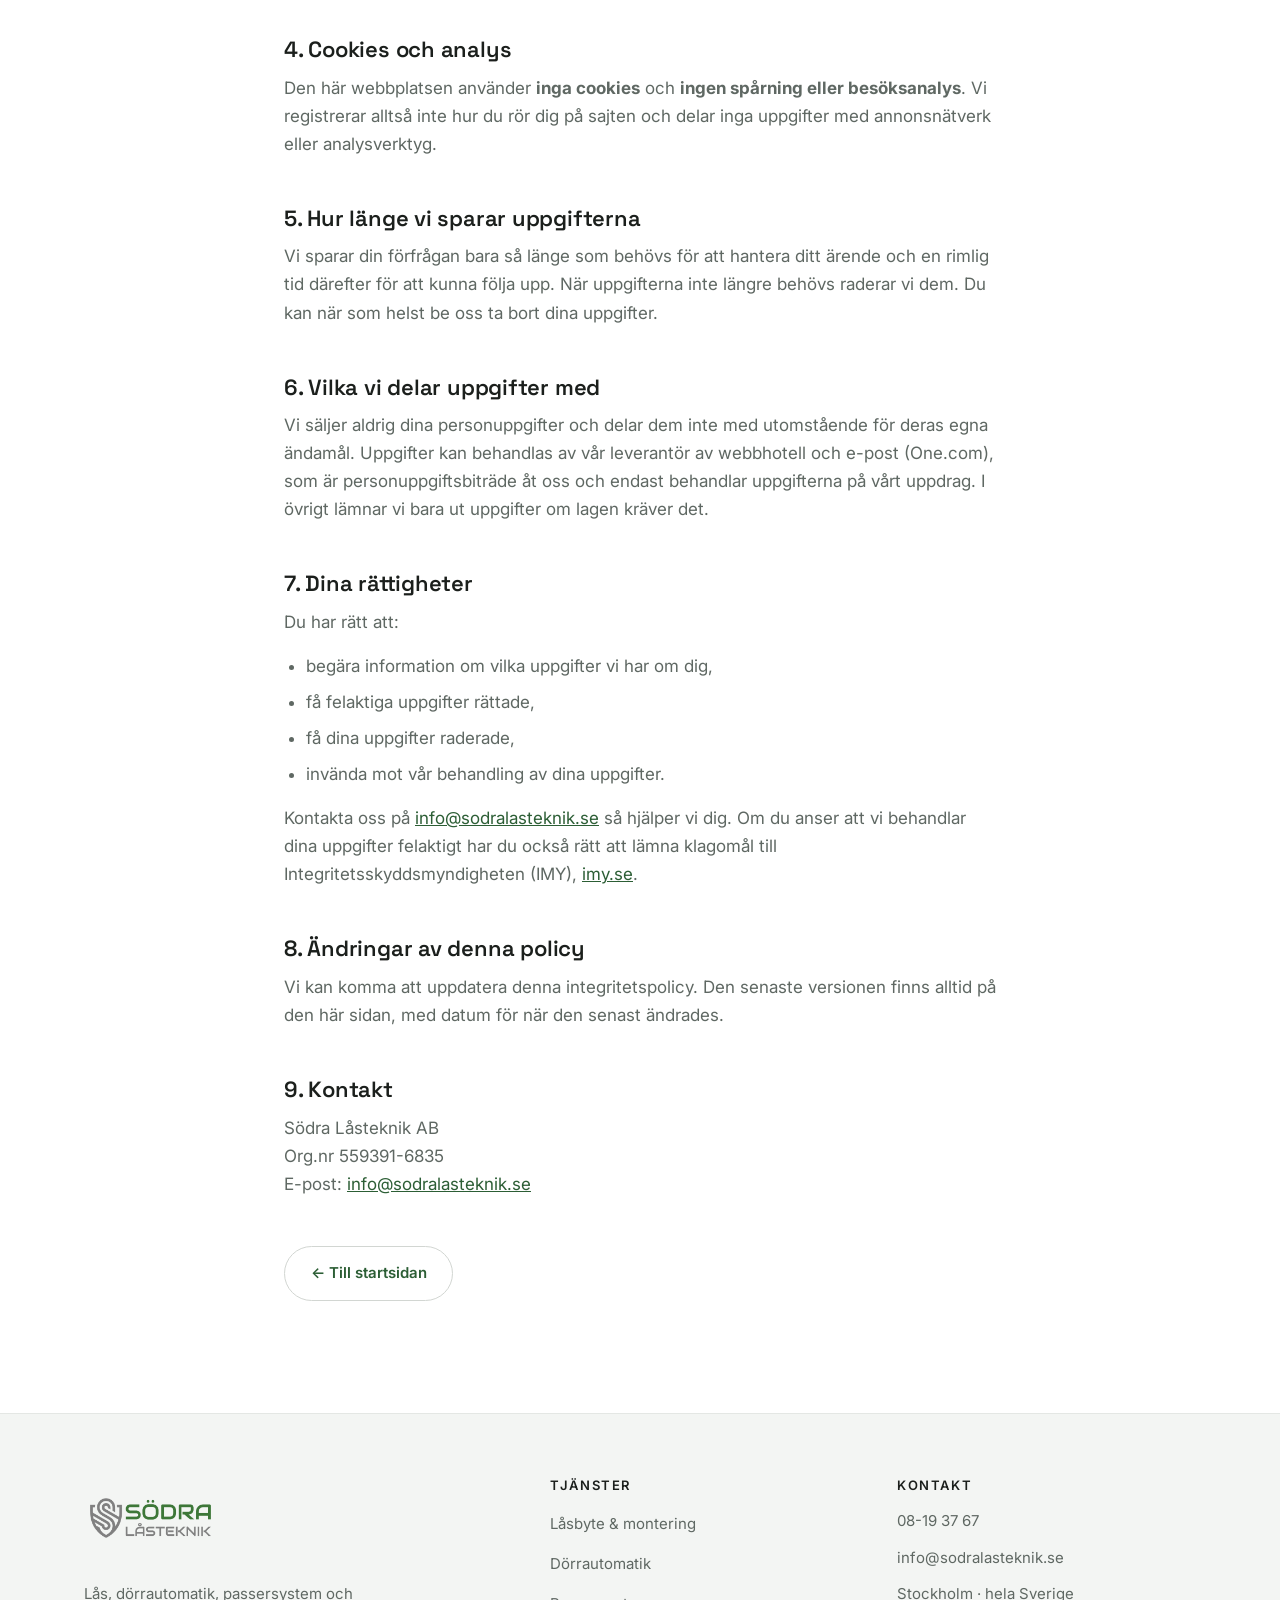
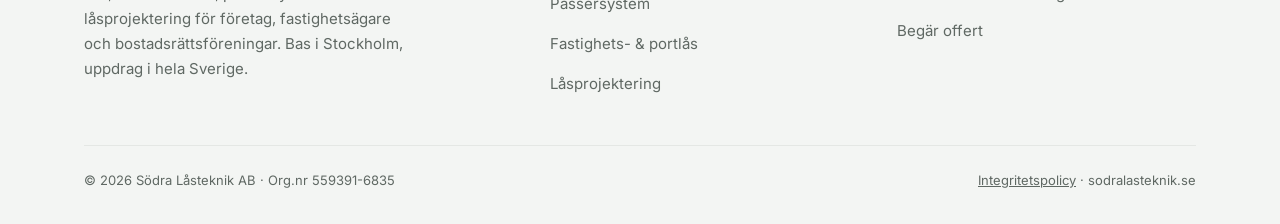
<file: privacy-policy/index.html>
<!DOCTYPE html>
<html lang="sv">
<head>
  <meta charset="UTF-8">
  <meta name="viewport" content="width=device-width, initial-scale=1">
  <title>Integritetspolicy – Södra Låsteknik</title>
  <meta name="description" content="Så behandlar Södra Låsteknik AB dina personuppgifter. Vi använder varken cookies eller spårning och behandlar bara det du själv skickar till oss via offertformuläret eller mejl.">
  <meta name="theme-color" content="#13251a">
  <meta name="robots" content="index, follow">
  <link rel="canonical" href="https://sodralasteknik.se/privacy-policy/">
  <link rel="icon" href="../assets/img/favicon.png" type="image/png">
  <link rel="manifest" href="/manifest.webmanifest">

  <link rel="preconnect" href="https://fonts.googleapis.com">
  <link rel="preconnect" href="https://fonts.gstatic.com" crossorigin>
  <link href="https://fonts.googleapis.com/css2?family=Space+Grotesk:wght@500;600;700&family=Inter:wght@400;500;600;700&display=swap" rel="stylesheet">

  <link rel="stylesheet" href="../assets/css/tokens.css?v=1.1.8">
  <link rel="stylesheet" href="../assets/css/main.css?v=1.1.8">
</head>
<body id="top">
  <a href="#main" class="skip-link">Hoppa till innehåll</a>

  <main id="main">
    <header class="legal-hero">
      <div class="legal-hero-inner reveal">
        <a href="../" class="brand legal-hero-brand" aria-label="Södra Låsteknik, startsida">
          <img src="../assets/img/logo.png" alt="Södra Låsteknik" class="brand-logo">
        </a>
        <h1>Integritetspolicy</h1>
        <p>Din integritet är viktig för oss. Här förklarar vi vilka personuppgifter vi behandlar, varför, och vilka rättigheter du har.</p>
        <a href="../" class="btn btn-white">&larr; Till startsidan</a>
      </div>
    </header>

    <section class="section">
      <div class="container legal">
        <p class="updated">Senast uppdaterad: 21 juli 2026</p>

        <h2>1. Personuppgiftsansvarig</h2>
        <p>Södra Låsteknik AB (org.nr 559391-6835) är personuppgiftsansvarig för behandlingen av dina personuppgifter enligt denna policy. Har du frågor når du oss på <a href="mailto:info@sodralasteknik.se">info@sodralasteknik.se</a>.</p>

        <h2>2. Vilka uppgifter vi behandlar</h2>
        <p>Vi samlar bara in de uppgifter som du själv lämnar till oss när du begär offert via formuläret på kontaktsidan eller mejlar oss direkt. Det kan vara:</p>
        <ul>
          <li>Namn</li>
          <li>Företag eller förening</li>
          <li>E-postadress</li>
          <li>Telefonnummer</li>
          <li>Typ av uppdrag (t.ex. nybyggnation, ROT, fastighet eller BRF)</li>
          <li>Innehållet i ditt meddelande</li>
          <li>Bilder eller ritningar som du väljer att bifoga</li>
        </ul>
        <p>Bifogade bilder och ritningar lagras inte på webbplatsen. De skickas vidare som bilagor i mejlet till oss och finns därefter enbart i vår e-post.</p>
        <p>Vi hämtar inte in uppgifter om dig från några andra källor.</p>

        <h2>3. Varför vi behandlar uppgifterna</h2>
        <p>Vi använder uppgifterna enbart för att besvara din offertförfrågan, lämna information om våra tjänster och kommunicera med dig om ett eventuellt uppdrag. Den lagliga grunden är vårt berättigade intresse av att kunna svara dig, respektive att vidta åtgärder på din begäran inför ett möjligt avtal.</p>

        <h2>4. Cookies och analys</h2>
        <p>Den här webbplatsen använder <strong>inga cookies</strong> och <strong>ingen spårning eller besöksanalys</strong>. Vi registrerar alltså inte hur du rör dig på sajten och delar inga uppgifter med annonsnätverk eller analysverktyg.</p>

        <h2>5. Hur länge vi sparar uppgifterna</h2>
        <p>Vi sparar din förfrågan bara så länge som behövs för att hantera ditt ärende och en rimlig tid därefter för att kunna följa upp. När uppgifterna inte längre behövs raderar vi dem. Du kan när som helst be oss ta bort dina uppgifter.</p>

        <h2>6. Vilka vi delar uppgifter med</h2>
        <p>Vi säljer aldrig dina personuppgifter och delar dem inte med utomstående för deras egna ändamål. Uppgifter kan behandlas av vår leverantör av webbhotell och e-post (One.com), som är personuppgiftsbiträde åt oss och endast behandlar uppgifterna på vårt uppdrag. I övrigt lämnar vi bara ut uppgifter om lagen kräver det.</p>

        <h2>7. Dina rättigheter</h2>
        <p>Du har rätt att:</p>
        <ul>
          <li>begära information om vilka uppgifter vi har om dig,</li>
          <li>få felaktiga uppgifter rättade,</li>
          <li>få dina uppgifter raderade,</li>
          <li>invända mot vår behandling av dina uppgifter.</li>
        </ul>
        <p>Kontakta oss på <a href="mailto:info@sodralasteknik.se">info@sodralasteknik.se</a> så hjälper vi dig. Om du anser att vi behandlar dina uppgifter felaktigt har du också rätt att lämna klagomål till Integritetsskyddsmyndigheten (IMY), <a href="https://www.imy.se" target="_blank" rel="noopener">imy.se</a>.</p>

        <h2>8. Ändringar av denna policy</h2>
        <p>Vi kan komma att uppdatera denna integritetspolicy. Den senaste versionen finns alltid på den här sidan, med datum för när den senast ändrades.</p>

        <h2>9. Kontakt</h2>
        <p>Södra Låsteknik AB<br>Org.nr 559391-6835<br>E-post: <a href="mailto:info@sodralasteknik.se">info@sodralasteknik.se</a></p>

        <p style="margin-top: var(--sl-space-7);"><a href="../" class="btn btn-secondary" style="text-decoration:none;">&larr; Till startsidan</a></p>
      </div>
    </section>
  </main>

  <footer class="footer">
    <div class="container">
      <div class="footer-grid">
        <div>
          <a href="../" class="brand" aria-label="Södra Låsteknik">
            <img src="../assets/img/logo.png" alt="Södra Låsteknik" class="brand-logo footer-logo">
          </a>
          <p class="footer-about">Lås, dörrautomatik, passersystem och låsprojektering för företag, fastighetsägare och bostadsrättsföreningar. Bas i Stockholm, uppdrag i hela Sverige.</p>
        </div>

        <div>
          <h4>Tjänster</h4>
          <ul class="footer-links" role="list">
            <li><a href="../#tjanster">Låsbyte &amp; montering</a></li>
            <li><a href="../#tjanster">Dörrautomatik</a></li>
            <li><a href="../#tjanster">Passersystem</a></li>
            <li><a href="../#tjanster">Fastighets- &amp; portlås</a></li>
            <li><a href="../#tjanster">Låsprojektering</a></li>
          </ul>
        </div>

        <div>
          <h4>Kontakt</h4>
          <div class="footer-contact">
            <a href="tel:+468193767">08-19 37 67</a>
            <a href="mailto:info@sodralasteknik.se">info@sodralasteknik.se</a>
            <span>Stockholm · hela Sverige</span>
            <a href="../contact/#offert">Begär offert</a>
          </div>
        </div>
      </div>

      <div class="footer-bottom">
        <span>&copy; <span id="year">2026</span> Södra Låsteknik AB · Org.nr 559391-6835</span>
        <span><a href="./">Integritetspolicy</a> · sodralasteknik.se</span>
      </div>
    </div>
  </footer>

  <script src="../assets/js/main.js?v=1.1.8" defer></script>
</body>
</html>
</file>
<file: assets/css/tokens.css>
/* ==========================================================================
   Design tokens - Södra Låsteknik
   Grön / grå / svart. Ren, teknisk säkerhetskänsla. Ett tema (inget
   prefers-color-scheme). Prefix --sl-. Värdena samplade ur logotypen:
   grön #387838, grå #808080.
   ========================================================================== */

:root {
  /* ===== Grön ramp (mörk → ljus) ===== */
  --sl-forest-900: #13251a;   /* nära svart-grön – mörka sektioner, footer */
  --sl-forest-800: #1b3324;
  --sl-forest-700: #24492f;   /* ikoner, primärtext på ljust */
  --sl-forest-600: #2c5e35;
  --sl-green-500:  #3f8b46;
  --sl-green-400:  #58a25f;
  --sl-green-100:  #e7f0e7;   /* tints, chip-bakgrund */

  /* Märkesaccent (grön från loggan) – knappar, eyebrows, siffror, linjer */
  --sl-brand:      #387838;
  --sl-brand-deep: #2c5e2c;

  /* ===== Neutraler (grått/svart) ===== */
  --sl-sand-50:  #fafbfa;
  --sl-sand-100: #f3f5f3;
  --sl-sand-200: #e8ebe8;
  --sl-stone-300: #d3d7d3;

  --sl-ink-900: #181b19;
  --sl-ink-700: #333734;
  --sl-ink-500: #6b706c;
  --sl-white: #ffffff;

  /* ===== Semantiska färger ===== */
  --sl-primary:        var(--sl-forest-700);
  --sl-primary-dark:   var(--sl-forest-900);
  --sl-accent:         var(--sl-green-500);
  --sl-accent-strong:  var(--sl-forest-600);

  /* Ljust tema: vitt/ljusgrått med grön accent och nära-svart text. */
  --sl-bg:             #ffffff;
  --sl-bg-alt:         #f3f5f3;
  --sl-bg-dark:        var(--sl-forest-900);
  --sl-surface:        #ffffff;

  --sl-text:           #1b1f1c;
  --sl-text-muted:     #5f6863;
  --sl-text-on-dark:   #eef2ef;
  --sl-text-on-dark-muted: #aeb8b1;

  --sl-border:         #e4e7e4;
  --sl-border-strong:  #d2d6d2;

  --sl-success: #2f8f5b;
  --sl-error:   #c0402b;

  /* ===== Typografi ===== */
  --sl-font-body: "Inter", system-ui, -apple-system, "Segoe UI", Roboto, sans-serif;
  --sl-font-display: "Space Grotesk", "Inter", system-ui, sans-serif;

  --sl-fs-xs:   0.8125rem;  /* 13px */
  --sl-fs-sm:   0.9375rem;  /* 15px */
  --sl-fs-base: 1.0625rem;  /* 17px */
  --sl-fs-lg:   1.1875rem;  /* 19px */
  --sl-fs-xl:   1.375rem;   /* 22px */
  --sl-fs-2xl:  1.75rem;    /* 28px */
  --sl-fs-3xl:  2.25rem;    /* 36px */
  --sl-fs-4xl:  2.9rem;     /* ~46px */
  --sl-fs-5xl:  3.75rem;    /* 60px */

  --sl-lh-tight: 1.12;
  --sl-lh-snug:  1.3;
  --sl-lh-normal: 1.65;

  --sl-fw-regular: 400;
  --sl-fw-medium: 500;
  --sl-fw-semibold: 600;
  --sl-fw-bold: 700;

  /* ===== Spacing ===== */
  --sl-space-1: 0.25rem;
  --sl-space-2: 0.5rem;
  --sl-space-3: 0.75rem;
  --sl-space-4: 1rem;
  --sl-space-5: 1.5rem;
  --sl-space-6: 2rem;
  --sl-space-7: 3rem;
  --sl-space-8: 4rem;
  --sl-space-9: 6rem;
  --sl-space-10: 8rem;

  /* ===== Layout ===== */
  --sl-container: 1160px;
  --sl-container-narrow: 760px;

  /* ===== Radier (något stramare än Nordö – teknisk känsla) ===== */
  --sl-radius-sm: 5px;
  --sl-radius-md: 10px;
  --sl-radius-lg: 16px;
  --sl-radius-xl: 22px;
  --sl-radius-full: 999px;

  /* ===== Skuggor (neutralt grå) ===== */
  --sl-shadow-sm: 0 1px 2px rgba(20, 25, 22, 0.06);
  --sl-shadow-md: 0 6px 20px rgba(20, 25, 22, 0.08);
  --sl-shadow-lg: 0 18px 48px rgba(20, 25, 22, 0.13);
  --sl-shadow-green: 0 12px 30px rgba(56, 120, 56, 0.26);

  /* ===== Övergångar ===== */
  --sl-transition: 200ms cubic-bezier(0.4, 0, 0.2, 1);
  --sl-transition-slow: 400ms cubic-bezier(0.4, 0, 0.2, 1);

  /* ===== Z-index ===== */
  --sl-z-nav: 100;
  --sl-z-overlay: 200;
}

@media (prefers-reduced-motion: reduce) {
  :root {
    --sl-transition: 0ms;
    --sl-transition-slow: 0ms;
  }
}
</file>
<file: assets/css/main.css>
/* ==========================================================================
   Södra Låsteknik - main.css
   Statisk sajt. Vanilla CSS. Mobile-first.
   ========================================================================== */

/* ===== Reset ===== */
*, *::before, *::after { box-sizing: border-box; }
* { margin: 0; }
html { -webkit-text-size-adjust: 100%; scroll-behavior: smooth; }
@media (prefers-reduced-motion: reduce) { html { scroll-behavior: auto; } }

body {
  font-family: var(--sl-font-body);
  font-size: var(--sl-fs-base);
  line-height: var(--sl-lh-normal);
  color: var(--sl-text);
  background: var(--sl-bg);
  -webkit-font-smoothing: antialiased;
  text-rendering: optimizeLegibility;
  overflow-x: hidden;
}

img, picture, svg { display: block; max-width: 100%; }
a { color: inherit; text-decoration: none; }
button { font: inherit; cursor: pointer; }
ul { list-style: none; padding: 0; }

/* ===== Typografi ===== */
h1, h2, h3, h4 {
  font-family: var(--sl-font-display);
  font-weight: var(--sl-fw-semibold);
  line-height: var(--sl-lh-tight);
  letter-spacing: -0.01em;
  color: var(--sl-text);
}
h1 { font-size: var(--sl-fs-4xl); }
h2 { font-size: var(--sl-fs-3xl); }
h3 { font-size: var(--sl-fs-xl); }
p { color: var(--sl-text-muted); }

.eyebrow {
  display: inline-flex;
  align-items: center;
  gap: var(--sl-space-2);
  font-family: var(--sl-font-body);
  font-size: var(--sl-fs-xs);
  font-weight: var(--sl-fw-semibold);
  letter-spacing: 0.14em;
  text-transform: uppercase;
  color: var(--sl-brand-deep);
}
.eyebrow::before {
  content: "";
  width: 22px; height: 2px;
  background: var(--sl-brand);
  border-radius: 2px;
}

/* ===== Layout ===== */
.container {
  width: 100%;
  max-width: var(--sl-container);
  margin-inline: auto;
  padding-inline: var(--sl-space-5);
}
.section { padding-block: var(--sl-space-9); }
.section-head { max-width: 640px; margin-bottom: var(--sl-space-7); }
.section-head p { margin-top: var(--sl-space-4); font-size: var(--sl-fs-lg); }
.text-center { text-align: center; }
.text-center.section-head { margin-inline: auto; }

/* ===== Knappar ===== */
.btn {
  display: inline-flex;
  align-items: center;
  justify-content: center;
  gap: var(--sl-space-2);
  padding: 0.9rem 1.6rem;
  border-radius: var(--sl-radius-full);
  font-size: var(--sl-fs-sm);
  font-weight: var(--sl-fw-semibold);
  border: 1.5px solid transparent;
  transition: transform var(--sl-transition), background var(--sl-transition), box-shadow var(--sl-transition), color var(--sl-transition);
  white-space: nowrap;
}
.btn:active { transform: translateY(1px); }
.btn-primary {
  background: var(--sl-brand);
  color: var(--sl-forest-900);
  box-shadow: 0 10px 24px rgba(56, 120, 56, 0.25);
}
.btn-primary:hover { background: var(--sl-brand-deep); transform: translateY(-2px); }
.btn-secondary {
  background: transparent;
  color: var(--sl-text);
  border-color: var(--sl-border-strong);
}
.btn-secondary:hover { border-color: var(--sl-accent-strong); color: var(--sl-accent-strong); }
.btn-ghost-light {
  background: rgba(255,255,255,0.1);
  color: var(--sl-white);
  border-color: rgba(255,255,255,0.35);
}
.btn-ghost-light:hover { background: rgba(255,255,255,0.18); border-color: rgba(255,255,255,0.6); }
.btn-white { background: var(--sl-white); color: var(--sl-forest-800); }
.btn-white:hover { transform: translateY(-2px); box-shadow: var(--sl-shadow-lg); }
.btn svg { width: 18px; height: 18px; }

/* ===== Navigering ===== */
.navbar {
  position: fixed;
  inset: 0 0 auto 0;
  z-index: var(--sl-z-nav);
  transition: background var(--sl-transition), box-shadow var(--sl-transition), border-color var(--sl-transition), padding var(--sl-transition);
  padding-block: var(--sl-space-1);
  background: rgba(255, 255, 255, 0.82);
  backdrop-filter: saturate(180%) blur(12px);
  -webkit-backdrop-filter: saturate(180%) blur(12px);
  border-bottom: 1px solid transparent;
}
.navbar.scrolled {
  background: rgba(255, 255, 255, 0.95);
  box-shadow: var(--sl-shadow-sm);
  border-bottom-color: var(--sl-border);
}

/* Desktop: navbaren är transparent över den mörka heron högst upp. När man
   börjar scrolla läggs .scrolled på (scrollY > 40 i main.js) och bakgrunden +
   avskiljaren tonar in. Logga/länkar/knappar ligger kvar hela tiden.
   Endast desktop – på mobil (≤900px) hålls navbaren solid (blur bryter menyn). */
@media (min-width: 901px) {
  .navbar:not(.scrolled) {
    background: transparent;
    backdrop-filter: none;
    -webkit-backdrop-filter: none;
    box-shadow: none;
  }
  .navbar:not(.scrolled) .nav-links a:not(.btn) {
    color: #fff;
    text-shadow: 0 1px 3px rgba(0, 0, 0, 0.4);
  }
  .navbar:not(.scrolled) .brand-logo {
    filter: drop-shadow(0 1px 4px rgba(0, 0, 0, 0.45));
  }
}
.navbar-inner {
  display: flex;
  align-items: center;
  justify-content: space-between;
  gap: var(--sl-space-5);
}
.brand { display: inline-flex; align-items: center; gap: var(--sl-space-3); }
.brand-mark { width: 38px; height: 38px; flex-shrink: 0; }
.brand-logo { height: 88px; width: auto; display: block; }
.footer .brand-logo { height: 168px; }
.legal-hero .brand-logo { height: 380px; margin-bottom: var(--sl-space-2); }
.brand-text {
  font-family: var(--sl-font-display);
  font-weight: var(--sl-fw-semibold);
  font-size: var(--sl-fs-xl);
  letter-spacing: -0.02em;
  color: var(--sl-forest-800);
  line-height: 1;
}
.brand-text small {
  display: block;
  font-family: var(--sl-font-body);
  font-size: 0.62rem;
  font-weight: var(--sl-fw-semibold);
  letter-spacing: 0.22em;
  text-transform: uppercase;
  color: var(--sl-text-muted);
  margin-top: 3px;
}
.nav-links { display: flex; align-items: center; gap: var(--sl-space-6); }
.nav-links a {
  font-size: var(--sl-fs-sm);
  font-weight: var(--sl-fw-medium);
  color: var(--sl-text);
  position: relative;
  transition: color var(--sl-transition);
}
.nav-links a:not(.btn)::after {
  content: "";
  position: absolute;
  left: 0; bottom: -6px;
  width: 0; height: 2px;
  background: var(--sl-accent);
  border-radius: 2px;
  transition: width var(--sl-transition);
}
.nav-links a:not(.btn):hover::after { width: 100%; }
.nav-cta { margin-left: var(--sl-space-2); }

.nav-toggle {
  display: none;
  flex-direction: column;
  gap: 5px;
  background: none;
  border: none;
  padding: 6px;
}
.nav-toggle span {
  width: 24px; height: 2px;
  background: var(--sl-text);
  border-radius: 2px;
  transition: transform var(--sl-transition), opacity var(--sl-transition);
}
.nav-open .nav-toggle span:nth-child(1) { transform: translateY(7px) rotate(45deg); }
.nav-open .nav-toggle span:nth-child(2) { opacity: 0; }
.nav-open .nav-toggle span:nth-child(3) { transform: translateY(-7px) rotate(-45deg); }

/* ===== Hero ===== */
.hero {
  position: relative;
  min-height: 100svh;
  display: flex;
  align-items: center;
  padding-top: var(--sl-space-10);
  padding-bottom: var(--sl-space-9);
  color: var(--sl-white);
  overflow: hidden;
}
.hero-bg {
  position: absolute;
  inset: 0;
  z-index: -2;
  background-color: var(--sl-forest-900);
  /* Foto tänds automatiskt när assets/img/hero.jpg finns.
     Overlay-gradienten ligger ovanpå fotot och håller texten läsbar.
     Saknas fotot visas den gröna basfärgen. */
  background-image:
    linear-gradient(150deg, rgba(19,37,26,0.82) 0%, rgba(19,37,26,0.55) 45%, rgba(11,22,15,0.88) 100%),
    url("../img/hero.jpg");
  background-size: cover;
  background-position: center;
  background-repeat: no-repeat;
}
/* Topografiskt linjemönster som subtil textur */
.hero-bg::after {
  content: "";
  position: absolute;
  inset: 0;
  background-image: radial-gradient(rgba(255,255,255,0.05) 1px, transparent 1px);
  background-size: 32px 32px;
  mask-image: radial-gradient(90% 80% at 70% 30%, #000 0%, transparent 75%);
  -webkit-mask-image: radial-gradient(90% 80% at 70% 30%, #000 0%, transparent 75%);
}
.hero-content { max-width: 640px; }
.hero .eyebrow { color: var(--sl-brand); }
.hero .eyebrow::before { background: var(--sl-brand); }
.hero h1 {
  color: var(--sl-white);
  font-size: clamp(2.4rem, 6vw, var(--sl-fs-5xl));
  margin-top: var(--sl-space-5);
  letter-spacing: -0.02em;
}
.hero h1 em { font-style: italic; color: var(--sl-green-400); }
.hero-lead {
  color: var(--sl-text-on-dark);
  font-size: var(--sl-fs-lg);
  max-width: 560px;
  margin-top: var(--sl-space-5);
}
.hero-actions {
  display: flex;
  flex-wrap: wrap;
  gap: var(--sl-space-4);
  margin-top: var(--sl-space-7);
}
.hero-trust {
  display: flex;
  flex-wrap: wrap;
  gap: var(--sl-space-6);
  margin-top: var(--sl-space-8);
  padding-top: var(--sl-space-6);
  border-top: 1px solid rgba(255,255,255,0.14);
}
.hero-trust-item { display: flex; align-items: center; gap: var(--sl-space-3); }
.hero-trust-item svg { width: 20px; height: 20px; color: var(--sl-green-400); flex-shrink: 0; }
.hero-trust-item span { color: var(--sl-text-on-dark); font-size: var(--sl-fs-sm); font-weight: var(--sl-fw-medium); }

.scroll-cue {
  position: absolute;
  left: 50%; bottom: var(--sl-space-5);
  transform: translateX(-50%);
  color: rgba(255,255,255,0.5);
  font-size: var(--sl-fs-xs);
  letter-spacing: 0.14em;
  text-transform: uppercase;
  display: flex;
  flex-direction: column;
  align-items: center;
  gap: var(--sl-space-2);
  animation: floaty 2.4s ease-in-out infinite;
}
@keyframes floaty { 0%,100% { transform: translate(-50%, 0); } 50% { transform: translate(-50%, 6px); } }
@media (prefers-reduced-motion: reduce) { .scroll-cue { animation: none; } }

/* ===== Statistik-band ===== */
.stats {
  background: var(--sl-bg-alt);
  color: var(--sl-text);
}
.stats-grid {
  display: grid;
  grid-template-columns: repeat(4, 1fr);
  gap: var(--sl-space-6);
}
.stat { text-align: center; padding: var(--sl-space-4); }
.stat-num {
  font-family: var(--sl-font-display);
  font-size: var(--sl-fs-4xl);
  font-weight: var(--sl-fw-semibold);
  color: var(--sl-forest-700);
  line-height: 1;
}
.stat-num span { color: var(--sl-brand-deep); }
.stat-label { margin-top: var(--sl-space-3); font-size: var(--sl-fs-sm); color: var(--sl-text-muted); }

/* ===== Ledord (från visitkortet) ===== */
.values { background: var(--sl-bg-alt); border-block: 1px solid var(--sl-border); }
.values-row {
  display: flex;
  flex-wrap: wrap;
  justify-content: center;
  align-items: center;
  gap: var(--sl-space-3) var(--sl-space-5);
  padding-block: var(--sl-space-5);
}
.values-row span {
  font-size: var(--sl-fs-sm);
  font-weight: var(--sl-fw-semibold);
  letter-spacing: 0.2em;
  text-transform: uppercase;
  color: var(--sl-brand-deep);
}
.values-row .dot { color: var(--sl-border-strong); letter-spacing: 0; }

/* ===== Tjänster ===== */
.services-grid {
  display: grid;
  grid-template-columns: repeat(2, 1fr);
  gap: var(--sl-space-5);
}
.service-card {
  background: var(--sl-surface);
  border: 1px solid var(--sl-border);
  border-radius: var(--sl-radius-lg);
  padding: var(--sl-space-6);
  transition: transform var(--sl-transition), box-shadow var(--sl-transition), border-color var(--sl-transition);
}
.service-card:hover {
  transform: translateY(-4px);
  box-shadow: var(--sl-shadow-lg);
  border-color: var(--sl-green-100);
}
.service-icon {
  width: 54px; height: 54px;
  display: grid;
  place-items: center;
  border-radius: var(--sl-radius-md);
  background: var(--sl-green-100);
  color: var(--sl-forest-700);
  margin-bottom: var(--sl-space-5);
}
.service-icon svg { width: 26px; height: 26px; }
.service-card h3 { margin-bottom: var(--sl-space-3); }
.service-card p { font-size: var(--sl-fs-sm); }
.service-card ul { margin-top: var(--sl-space-4); display: flex; flex-wrap: wrap; gap: var(--sl-space-2); }
.service-card li {
  font-size: var(--sl-fs-xs);
  font-weight: var(--sl-fw-medium);
  color: var(--sl-forest-700);
  background: var(--sl-green-100);
  padding: 4px 10px;
  border-radius: var(--sl-radius-full);
}

/* ===== Varför oss (split) ===== */
.why { background: var(--sl-bg-alt); }
.split {
  display: grid;
  grid-template-columns: 1fr 1fr;
  gap: var(--sl-space-8);
  align-items: center;
}
.why-list { margin-top: var(--sl-space-6); display: grid; gap: var(--sl-space-4); }
.why-item { display: flex; gap: var(--sl-space-4); align-items: flex-start; }
.why-check {
  flex-shrink: 0;
  width: 30px; height: 30px;
  display: grid; place-items: center;
  border-radius: var(--sl-radius-full);
  background: var(--sl-accent-strong);
  color: var(--sl-white);
}
.why-check svg { width: 16px; height: 16px; }
.why-item h3 { font-size: var(--sl-fs-lg); font-family: var(--sl-font-body); font-weight: var(--sl-fw-semibold); margin-bottom: 2px; }
.why-item p { font-size: var(--sl-fs-sm); margin: 0; }

.why-visual {
  position: relative;
  border-radius: var(--sl-radius-xl);
  overflow: hidden;
  min-height: 440px;
  background:
    linear-gradient(180deg, rgba(19,37,26,0.30) 0%, rgba(19,37,26,0.55) 45%, rgba(11,22,15,0.9) 100%),
    url("../img/ambition.jpg") center / cover no-repeat;
  color: var(--sl-white);
  display: flex;
  flex-direction: column;
  justify-content: flex-end;
  padding: var(--sl-space-7);
  box-shadow: var(--sl-shadow-lg);
}
.why-visual::before {
  content: "";
  position: absolute; inset: 0;
  background-image: radial-gradient(rgba(255,255,255,0.06) 1px, transparent 1px);
  background-size: 26px 26px;
  mask-image: linear-gradient(to top, #000, transparent);
  -webkit-mask-image: linear-gradient(to top, #000, transparent);
}
.why-visual blockquote {
  position: relative;
  font-family: var(--sl-font-display);
  font-size: var(--sl-fs-2xl);
  line-height: var(--sl-lh-snug);
  color: var(--sl-white);
}
.why-visual cite {
  position: relative;
  display: block;
  margin-top: var(--sl-space-5);
  font-style: normal;
  font-size: var(--sl-fs-sm);
  color: var(--sl-text-on-dark-muted);
}

/* ===== Så arbetar vi (process) ===== */
.process-grid {
  display: grid;
  grid-template-columns: repeat(3, 1fr);
  gap: var(--sl-space-6);
  counter-reset: step;
}
.process-step { position: relative; }
.process-step::before {
  counter-increment: step;
  content: counter(step, decimal-leading-zero);
  font-family: var(--sl-font-display);
  font-size: var(--sl-fs-2xl);
  font-weight: var(--sl-fw-semibold);
  color: var(--sl-brand-deep);
  display: block;
  margin-bottom: var(--sl-space-3);
}
.process-step h3 { font-size: var(--sl-fs-lg); margin-bottom: var(--sl-space-2); }
.process-step p { font-size: var(--sl-fs-sm); }

/* ===== Om ===== */
.about-visual {
  border-radius: var(--sl-radius-xl);
  overflow: hidden;
  min-height: 420px;
  background:
    linear-gradient(180deg, rgba(19,37,26,0.25) 0%, rgba(19,37,26,0.5) 45%, rgba(11,22,15,0.9) 100%),
    url("../img/om-oss.jpg") center / cover no-repeat;
  background-color: #13251a;
  box-shadow: var(--sl-shadow-lg);
  position: relative;
  display: flex;
  flex-direction: column;
  justify-content: flex-end;
  padding: var(--sl-space-7);
  color: var(--sl-white);
}
.about-badge { position: relative; }
.about-badge strong { display: block; font-family: var(--sl-font-display); font-size: var(--sl-fs-2xl); color: var(--sl-white); }
.about-badge span { font-size: var(--sl-fs-sm); color: var(--sl-text-on-dark-muted); }
.about-body p + p { margin-top: var(--sl-space-4); }
.about-body .btn { margin-top: var(--sl-space-6); }

/* ===== CTA-band ===== */
.cta {
  background: var(--sl-surface);
  color: var(--sl-text);
  border: 1px solid var(--sl-border);
  border-top: 3px solid var(--sl-brand);
  border-radius: var(--sl-radius-xl);
  padding: var(--sl-space-8);
  text-align: center;
  box-shadow: var(--sl-shadow-md);
  position: relative;
  overflow: hidden;
}
.cta h2 { color: var(--sl-text); }
.cta p { color: var(--sl-text-muted); max-width: 520px; margin: var(--sl-space-4) auto 0; }
.cta-actions { display: flex; flex-wrap: wrap; gap: var(--sl-space-4); justify-content: center; margin-top: var(--sl-space-6); }

/* ===== Footer ===== */
.footer {
  background: var(--sl-bg-alt);
  color: var(--sl-text-muted);
  padding-block: var(--sl-space-8) var(--sl-space-6);
  border-top: 1px solid var(--sl-border);
}
.footer-grid {
  display: grid;
  grid-template-columns: 1.4fr 1fr 1fr;
  gap: var(--sl-space-7);
  padding-bottom: var(--sl-space-7);
  border-bottom: 1px solid var(--sl-border);
}
.footer .brand-text { color: var(--sl-forest-800); }
.footer-about { margin-top: var(--sl-space-4); font-size: var(--sl-fs-sm); max-width: 320px; }
.footer h4 {
  font-family: var(--sl-font-body);
  font-size: var(--sl-fs-xs);
  letter-spacing: 0.12em;
  text-transform: uppercase;
  color: var(--sl-text);
  margin-bottom: var(--sl-space-4);
}
.footer-links { display: grid; gap: var(--sl-space-3); }
.footer-links a, .footer-contact a { font-size: var(--sl-fs-sm); transition: color var(--sl-transition); }
.footer-links a:hover, .footer-contact a:hover { color: var(--sl-brand-deep); }
.footer-contact { display: grid; gap: var(--sl-space-3); font-size: var(--sl-fs-sm); }
.footer-contact a.with-icon { display: inline-flex; align-items: center; gap: var(--sl-space-2); }
.footer-contact a.with-icon svg { width: 16px; height: 16px; flex-shrink: 0; }
.footer-bottom {
  display: flex;
  flex-wrap: wrap;
  justify-content: space-between;
  gap: var(--sl-space-3);
  padding-top: var(--sl-space-5);
  font-size: var(--sl-fs-xs);
}

/* ===== Kontaktsida ===== */
.page-hero {
  position: relative;
  background:
    linear-gradient(120deg, rgba(11,22,15,0.9) 0%, rgba(15,28,20,0.72) 55%, rgba(11,22,15,0.82) 100%),
    url("../img/hero.png") center/cover no-repeat;
  background-color: #0d1912;
  color: var(--sl-white);
  padding-top: calc(var(--sl-space-10) + var(--sl-space-6));
  padding-bottom: var(--sl-space-8);
}
.page-hero .eyebrow { color: var(--sl-green-400); }
.page-hero .eyebrow::before { background: var(--sl-green-400); }
.page-hero h1 { color: var(--sl-white); }
.page-hero p { color: var(--sl-text-on-dark); max-width: 560px; margin-top: var(--sl-space-4); font-size: var(--sl-fs-lg); }
/* Hero för fristående sidor utan navbar (t.ex. integritetspolicy) */
.legal-hero {
  position: relative;
  min-height: 60vh;
  display: grid;
  place-items: center;
  text-align: center;
  color: var(--sl-white);
  padding: var(--sl-space-9) var(--sl-space-5);
  background:
    linear-gradient(160deg, rgba(11,22,15,0.86) 0%, rgba(15,28,20,0.72) 50%, rgba(10,20,14,0.9) 100%),
    url("../img/hero.png") center/cover no-repeat;
  background-color: #0d1912;
}
.legal-hero-inner {
  max-width: 640px;
  display: flex;
  flex-direction: column;
  align-items: center;
  gap: var(--sl-space-4);
}
.legal-hero-brand { margin-bottom: var(--sl-space-2); }
.legal-hero-brand .brand-mark { width: 60px; height: 60px; }
.legal-hero-brand .brand-text { font-size: var(--sl-fs-2xl); color: var(--sl-white); }
.legal-hero h1 { color: var(--sl-white); font-size: var(--sl-fs-4xl); }
.legal-hero p { color: var(--sl-text-on-dark); font-size: var(--sl-fs-lg); max-width: 520px; }
.legal-hero .btn { margin-top: var(--sl-space-3); }

.contact-layout {
  display: grid;
  grid-template-columns: 1fr 1.1fr;
  gap: var(--sl-space-8);
  align-items: start;
}
.contact-cards { display: grid; gap: var(--sl-space-4); }
.contact-card {
  display: flex;
  gap: var(--sl-space-4);
  padding: var(--sl-space-5);
  background: var(--sl-surface);
  border: 1px solid var(--sl-border);
  border-radius: var(--sl-radius-md);
}
.contact-card .service-icon { margin-bottom: 0; width: 46px; height: 46px; }
.contact-card h3 { font-size: var(--sl-fs-base); font-family: var(--sl-font-body); font-weight: var(--sl-fw-semibold); margin-bottom: 2px; }
.contact-card p, .contact-card a { font-size: var(--sl-fs-sm); color: var(--sl-text-muted); }
.contact-card a:hover { color: var(--sl-accent-strong); }

.form-card {
  background: var(--sl-surface);
  border: 1px solid var(--sl-border);
  border-radius: var(--sl-radius-lg);
  padding: var(--sl-space-7);
  box-shadow: var(--sl-shadow-md);
}
.form-row { display: grid; grid-template-columns: 1fr 1fr; gap: var(--sl-space-4); }
.field { margin-bottom: var(--sl-space-4); }
.field label {
  display: block;
  font-size: var(--sl-fs-sm);
  font-weight: var(--sl-fw-medium);
  margin-bottom: var(--sl-space-2);
  color: var(--sl-text);
}
.field input, .field select, .field textarea {
  width: 100%;
  padding: 0.8rem 1rem;
  font: inherit;
  font-size: var(--sl-fs-sm);
  color: var(--sl-text);
  background: var(--sl-bg);
  border: 1.5px solid var(--sl-border-strong);
  border-radius: var(--sl-radius-sm);
  transition: border-color var(--sl-transition), box-shadow var(--sl-transition);
}
.field textarea { resize: vertical; min-height: 130px; }
.field input::placeholder, .field textarea::placeholder { color: var(--sl-text-muted); opacity: 0.75; }
.field input:focus, .field select:focus, .field textarea:focus {
  outline: none;
  border-color: var(--sl-accent);
  box-shadow: 0 0 0 3px rgba(58,135,104,0.16);
}
.field.invalid input, .field.invalid textarea, .field.invalid select { border-color: var(--sl-error); }
.field-error { display: none; font-size: var(--sl-fs-xs); color: var(--sl-error); margin-top: 4px; }
.field.invalid .field-error { display: block; }
.form-note { font-size: var(--sl-fs-xs); color: var(--sl-text-muted); margin-top: var(--sl-space-3); }
.form-status { margin-top: var(--sl-space-4); padding: var(--sl-space-4); border-radius: var(--sl-radius-sm); font-size: var(--sl-fs-sm); display: none; }
.form-status.show { display: block; }
.form-status.ok { background: #e5f2ea; color: #1e5b3a; }
.form-status.err { background: #fbe9e6; color: var(--sl-error); }
.hp { position: absolute; left: -9999px; width: 1px; height: 1px; overflow: hidden; }

/* ===== FAQ ===== */
.faq-item {
  border-bottom: 1px solid var(--sl-border);
  padding: var(--sl-space-5) 0;
}
.faq-item summary {
  font-family: var(--sl-font-display);
  font-size: var(--sl-fs-lg);
  font-weight: var(--sl-fw-semibold);
  cursor: pointer;
  list-style: none;
  display: flex;
  justify-content: space-between;
  align-items: center;
  gap: var(--sl-space-4);
  color: var(--sl-text);
}
.faq-item summary::-webkit-details-marker { display: none; }
.faq-item summary::after {
  content: "+";
  font-size: 1.6rem;
  color: var(--sl-accent);
  transition: transform var(--sl-transition);
  line-height: 1;
}
.faq-item[open] summary::after { transform: rotate(45deg); }
.faq-item p { margin-top: var(--sl-space-3); font-size: var(--sl-fs-sm); }

/* ===== Långform / juridisk text ===== */
.legal { max-width: var(--sl-container-narrow); }
.legal .updated { font-size: var(--sl-fs-sm); color: var(--sl-text-muted); margin-bottom: var(--sl-space-6); }
.legal h2 { font-size: var(--sl-fs-xl); margin-top: var(--sl-space-7); margin-bottom: var(--sl-space-3); }
.legal h2:first-of-type { margin-top: 0; }
.legal p { margin-bottom: var(--sl-space-4); }
.legal ul { list-style: disc; padding-left: 1.3em; margin-bottom: var(--sl-space-4); display: grid; gap: var(--sl-space-2); }
.legal li { color: var(--sl-text-muted); }
.legal a { color: var(--sl-accent-strong); text-decoration: underline; }
.legal a:hover { color: var(--sl-brand-deep); }
.footer-bottom a { text-decoration: underline; transition: color var(--sl-transition); }
.footer-bottom a:hover { color: var(--sl-brand-deep); }

/* ===== Reveal-animation ===== */
.reveal {
  opacity: 0;
  transform: translateY(24px);
  transition: opacity var(--sl-transition-slow), transform var(--sl-transition-slow);
}
.reveal { transform: translateY(30px); }
.reveal.in { opacity: 1; transform: none; }
@media (prefers-reduced-motion: reduce) {
  .reveal { opacity: 1; transform: none; }
}

/* ==========================================================================
   Motion & "wow"-polish
   ========================================================================== */

/* Guld scroll-progress-linje högst upp */
.scroll-progress {
  position: fixed;
  top: 0; left: 0; right: 0;
  height: 3px;
  transform: scaleX(0);
  transform-origin: left;
  background: linear-gradient(90deg, var(--sl-brand-deep), var(--sl-brand) 55%, var(--sl-green-400));
  z-index: var(--sl-z-overlay);
  pointer-events: none;
  transition: transform 90ms linear;
}

/* Staggrad in-toning i rutnät */
.services-grid .service-card.reveal:nth-child(2) { transition-delay: 90ms; }
.services-grid .service-card.reveal:nth-child(3) { transition-delay: 170ms; }
.services-grid .service-card.reveal:nth-child(4) { transition-delay: 250ms; }
.stats-grid .stat.reveal:nth-child(2) { transition-delay: 80ms; }
.stats-grid .stat.reveal:nth-child(3) { transition-delay: 160ms; }
.stats-grid .stat.reveal:nth-child(4) { transition-delay: 240ms; }
.process-grid .process-step.reveal:nth-child(2) { transition-delay: 110ms; }
.process-grid .process-step.reveal:nth-child(3) { transition-delay: 220ms; }

/* Hero: staggrad entré på laddning */
.hero-content > * {
  animation: heroRise 0.85s cubic-bezier(0.2, 0.7, 0.2, 1) both;
}
.hero-content > *:nth-child(1) { animation-delay: 0.15s; }
.hero-content > *:nth-child(2) { animation-delay: 0.28s; }
.hero-content > *:nth-child(3) { animation-delay: 0.41s; }
.hero-content > *:nth-child(4) { animation-delay: 0.54s; }
.hero-content > *:nth-child(5) { animation-delay: 0.67s; }
@keyframes heroRise {
  from { opacity: 0; transform: translateY(28px); }
  to { opacity: 1; transform: none; }
}

/* Subtil Ken Burns på hero-fotot */
.hero-bg { animation: kenburns 18s ease-out both; }
@keyframes kenburns {
  from { transform: scale(1.09); }
  to { transform: scale(1); }
}

/* Primärknapp: guldskimmer vid hover */
.btn-primary { position: relative; overflow: hidden; }
.btn-primary::after {
  content: "";
  position: absolute; inset: 0;
  background: linear-gradient(115deg, transparent 35%, rgba(255,255,255,0.4) 50%, transparent 65%);
  transform: translateX(-130%);
  transition: transform 0.7s ease;
}
.btn-primary:hover::after { transform: translateX(130%); }

/* Foto-paneler lyfter mjukt vid hover */
.why-visual, .about-visual {
  transition: transform var(--sl-transition-slow), box-shadow var(--sl-transition-slow);
}
.why-visual:hover, .about-visual:hover {
  transform: translateY(-5px);
  box-shadow: var(--sl-shadow-lg);
}

/* Guld-linje ritas in under sektionsrubriker */
.section-head h2 { position: relative; }
.section-head h2::after {
  content: "";
  position: absolute;
  left: 0; bottom: -14px;
  height: 3px; width: 0;
  background: linear-gradient(90deg, var(--sl-brand), transparent);
  border-radius: 2px;
  transition: width 0.7s ease 0.15s;
}
.section-head.reveal.in h2::after { width: 68px; }
.section-head.text-center h2::after {
  left: 50%;
  transform: translateX(-50%);
  background: linear-gradient(90deg, transparent, var(--sl-brand), transparent);
}

/* "Till toppen"-knapp */
.to-top {
  position: fixed;
  right: var(--sl-space-5); bottom: var(--sl-space-5);
  width: 46px; height: 46px;
  border-radius: var(--sl-radius-full);
  background: var(--sl-accent-strong);
  color: var(--sl-white);
  border: none;
  display: grid; place-items: center;
  box-shadow: var(--sl-shadow-md);
  opacity: 0; visibility: hidden;
  transform: translateY(12px);
  transition: opacity var(--sl-transition), transform var(--sl-transition),
              visibility var(--sl-transition), background var(--sl-transition), color var(--sl-transition);
  z-index: var(--sl-z-nav);
  cursor: pointer;
}
.to-top.show { opacity: 1; visibility: visible; transform: none; }
.to-top:hover { background: var(--sl-brand); color: var(--sl-forest-900); transform: translateY(-3px); }
.to-top svg { width: 20px; height: 20px; }

@media (prefers-reduced-motion: reduce) {
  .scroll-progress { display: none; }
  .hero-content > *, .hero-bg { animation: none; }
  .btn-primary::after { display: none; }
  .why-visual:hover, .about-visual:hover { transform: none; }
  .section-head h2::after { transition: none; }
  .to-top { transition: opacity var(--sl-transition), visibility var(--sl-transition); }
}

.skip-link {
  position: absolute;
  left: -9999px;
  top: 0;
  background: var(--sl-white);
  color: var(--sl-forest-800);
  padding: var(--sl-space-3) var(--sl-space-4);
  z-index: 999;
  border-radius: 0 0 var(--sl-radius-sm) 0;
}
.skip-link:focus { left: 0; }

/* ===== Smart Waste by Binsens ===== */
.smart-waste-lead { font-size: var(--sl-fs-lg); margin-top: var(--sl-space-4); }
.smart-waste p + p { margin-top: var(--sl-space-4); }
.smart-waste .btn { margin-top: var(--sl-space-6); gap: var(--sl-space-2); }
.waste-card {
  background: var(--sl-surface);
  border: 1px solid var(--sl-border);
  border-radius: var(--sl-radius-lg);
  padding: var(--sl-space-7);
  box-shadow: var(--sl-shadow-md);
}
.waste-card h3 { font-size: var(--sl-fs-lg); margin-bottom: var(--sl-space-5); }
.waste-list { display: grid; gap: var(--sl-space-4); }
.waste-list li {
  position: relative;
  padding-left: var(--sl-space-6);
  font-size: var(--sl-fs-sm);
  color: var(--sl-text);
}
.waste-list li::before {
  content: "";
  position: absolute;
  left: 0; top: 0.45em;
  width: 9px; height: 9px;
  border-radius: var(--sl-radius-full);
  background: var(--sl-brand);
}

/* ===== Team ===== */
.team-grid {
  display: grid;
  grid-template-columns: repeat(auto-fit, minmax(260px, 1fr));
  gap: var(--sl-space-6);
  max-width: 900px;
  margin-inline: auto;
}
.person {
  background: var(--sl-surface);
  border: 1px solid var(--sl-border);
  border-radius: var(--sl-radius-lg);
  padding: var(--sl-space-7) var(--sl-space-6);
  text-align: center;
}
.person-photo {
  width: 132px; height: 132px;
  border-radius: var(--sl-radius-full);
  object-fit: cover;
  margin: 0 auto var(--sl-space-5);
  display: block;
  border: 3px solid var(--sl-brand);
}
.person h3 { margin-bottom: var(--sl-space-1); }
.person-role {
  display: block;
  font-size: var(--sl-fs-sm);
  font-weight: var(--sl-fw-medium);
  color: var(--sl-brand-deep);
  margin-bottom: var(--sl-space-4);
}
.person p { font-size: var(--sl-fs-sm); }
.person-contact {
  margin-top: var(--sl-space-5);
  display: grid;
  gap: var(--sl-space-1);
  font-size: var(--sl-fs-sm);
}
.person-contact a { color: var(--sl-text); text-decoration: none; }
.person-contact a:hover { color: var(--sl-brand-deep); text-decoration: underline; }

/* ===== Referenser & samarbeten ===== */
.partners { background: var(--sl-bg-alt); }
.partner-grid {
  display: grid;
  grid-template-columns: repeat(auto-fit, minmax(180px, 1fr));
  gap: var(--sl-space-5);
  align-items: center;
}
.partner-grid li {
  display: grid;
  place-items: center;
  background: var(--sl-surface);
  border: 1px solid var(--sl-border);
  border-radius: var(--sl-radius-md);
  padding: var(--sl-space-6) var(--sl-space-4);
  min-height: 96px;
}
/* Textplatshållare tills riktiga logotyper finns */
.partner-logo {
  font-family: var(--sl-font-display);
  font-size: var(--sl-fs-lg);
  font-weight: var(--sl-fw-semibold);
  color: var(--sl-forest-700);
  text-align: center;
}
/* Gäller när platshållarna bytts mot <img> */
.partner-grid img {
  max-width: 100%;
  max-height: 48px;
  width: auto;
  object-fit: contain;
  filter: grayscale(1);
  opacity: 0.75;
  transition: filter var(--sl-transition), opacity var(--sl-transition);
}
.partner-grid li:hover img { filter: grayscale(0); opacity: 1; }

/* ===== Nyheter ===== */
.news-item {
  padding-block: var(--sl-space-7);
  border-bottom: 1px solid var(--sl-border);
}
.news-item:first-of-type { padding-top: 0; }
.news-item:last-of-type { border-bottom: 0; }
.news-item time {
  display: block;
  font-size: var(--sl-fs-xs);
  font-weight: var(--sl-fw-semibold);
  letter-spacing: 0.06em;
  text-transform: uppercase;
  color: var(--sl-brand-deep);
  margin-bottom: var(--sl-space-3);
}
.news-item h2 { font-size: var(--sl-fs-2xl); margin-bottom: var(--sl-space-4); }
.news-item p { font-size: var(--sl-fs-base); }
.news-link {
  display: inline-flex;
  align-items: center;
  gap: var(--sl-space-2);
  margin-top: var(--sl-space-4);
  font-size: var(--sl-fs-sm);
  font-weight: var(--sl-fw-semibold);
  color: var(--sl-forest-700);
  text-decoration: none;
}
.news-link:hover { color: var(--sl-brand-deep); }
.news-link svg { transition: transform var(--sl-transition); }
.news-link:hover svg { transform: translateX(3px); }

/* ===== Serviceanmälan ===== */
.urgent-note {
  background: var(--sl-surface);
  border: 1px solid var(--sl-border-strong);
  border-left: 4px solid var(--sl-error);
  border-radius: var(--sl-radius-md);
  padding: var(--sl-space-6);
}
.urgent-note h3 { font-size: var(--sl-fs-lg); margin-bottom: var(--sl-space-3); }
.urgent-note p { font-size: var(--sl-fs-sm); }
.urgent-note .btn { margin-top: var(--sl-space-5); width: 100%; }
.urgent-note-small {
  margin-top: var(--sl-space-4);
  font-size: var(--sl-fs-xs);
  color: var(--sl-text-muted);
}

.urgency-field { border: 0; padding: 0; margin: 0; }
.urgency-field legend {
  font-size: var(--sl-fs-sm);
  font-weight: var(--sl-fw-medium);
  margin-bottom: var(--sl-space-3);
  padding: 0;
}
.urgency-options { display: grid; grid-template-columns: 1fr 1fr; gap: var(--sl-space-3); }
.urgency-option { cursor: pointer; }
.urgency-option input { position: absolute; opacity: 0; pointer-events: none; }
.urgency-option span {
  display: block;
  border: 1px solid var(--sl-border-strong);
  border-radius: var(--sl-radius-md);
  padding: var(--sl-space-4);
  transition: border-color var(--sl-transition), background var(--sl-transition);
}
.urgency-option strong { display: block; font-size: var(--sl-fs-sm); }
.urgency-option small {
  display: block;
  margin-top: 2px;
  font-size: var(--sl-fs-xs);
  color: var(--sl-text-muted);
  line-height: var(--sl-lh-snug);
}
.urgency-option input:checked + span {
  border-color: var(--sl-brand);
  background: rgba(56, 120, 56, 0.1);
}
.urgency-option input:focus-visible + span { outline: 2px solid var(--sl-brand-deep); outline-offset: 2px; }

.field-hint {
  margin-top: var(--sl-space-2);
  font-size: var(--sl-fs-xs);
  color: var(--sl-text-muted);
  line-height: var(--sl-lh-snug);
}
input[type="file"] {
  width: 100%;
  font-size: var(--sl-fs-sm);
  padding: var(--sl-space-3);
  border: 1px dashed var(--sl-border-strong);
  border-radius: var(--sl-radius-md);
  background: var(--sl-bg);
  cursor: pointer;
}
input[type="file"]::file-selector-button {
  margin-right: var(--sl-space-4);
  padding: 8px 14px;
  border: 0;
  border-radius: var(--sl-radius-full);
  background: var(--sl-green-100);
  color: var(--sl-forest-700);
  font-family: inherit;
  font-size: var(--sl-fs-xs);
  font-weight: var(--sl-fw-semibold);
  cursor: pointer;
}

/* ===== Responsivt ===== */
@media (max-width: 900px) {
  h1 { font-size: var(--sl-fs-3xl); }
  h2 { font-size: var(--sl-fs-2xl); }
  .hero { min-height: 88svh; padding-top: calc(var(--sl-space-10) + var(--sl-space-4)); padding-bottom: var(--sl-space-8); }
  .split, .contact-layout { grid-template-columns: 1fr; }
  .why-visual { min-height: 320px; order: -1; }
  .about-visual { min-height: 300px; }
  .process-grid { grid-template-columns: 1fr; gap: var(--sl-space-5); }
  .stats-grid { grid-template-columns: repeat(2, 1fr); gap: var(--sl-space-5); }
  .footer-grid { grid-template-columns: 1fr 1fr; }

  .nav-toggle { display: flex; position: relative; z-index: 2; }
  /* Ingen blur på mobil – blur bryter fixed-positioneringen av menyn.
     Navbaren är transparent högst upp (över heron) och solid vid scroll. */
  .navbar, .navbar.scrolled {
    background: var(--sl-bg);
    backdrop-filter: none;
    -webkit-backdrop-filter: none;
  }
  .navbar:not(.scrolled) {
    background: transparent;
    box-shadow: none;
  }
  .navbar:not(.scrolled) .nav-toggle span { background: #fff; }
  .navbar:not(.scrolled) .brand-logo { filter: drop-shadow(0 1px 4px rgba(0, 0, 0, 0.45)); }
  /* Menyn öppen: den vita panelen täcker heron, så logga + hamburgare/X måste
     vara mörka även högst upp (annars vitt-på-vitt). */
  .nav-open .navbar:not(.scrolled) .nav-toggle span { background: var(--sl-text); }
  .nav-open .navbar:not(.scrolled) .brand-logo { filter: none; }
  .brand { position: relative; z-index: 2; }
  /* Mindre logga på mobil: gör navbaren lägre än sektionernas topp-padding
     så ankarlänkar (t.ex. #process) landar med rubriken synlig under navbaren. */
  .brand-logo { height: 52px; }
  .nav-links {
    position: fixed;
    inset: 0;
    z-index: 1;
    flex-direction: column;
    align-items: center;
    justify-content: center;
    gap: var(--sl-space-6);
    background: var(--sl-bg);
    padding: var(--sl-space-9) var(--sl-space-6);
    transform: translateX(100%);
    transition: transform var(--sl-transition);
  }
  .nav-open .nav-links { transform: translateX(0); }
  .nav-links a {
    color: var(--sl-text) !important;
    font-family: var(--sl-font-display);
    font-size: var(--sl-fs-2xl);
  }
  .nav-links a:not(.btn)::after { display: none; }
  .nav-cta { margin-left: 0; margin-top: var(--sl-space-3); }
  .nav-cta.btn { font-size: var(--sl-fs-lg); padding: 0.9rem 2.2rem; }
  .nav-backdrop { display: none; }
}

/* Trust-punkterna staplas som checklista på smala skärmar */
@media (max-width: 680px) {
  .hero-trust {
    flex-direction: column;
    align-items: flex-start;
    gap: var(--sl-space-3);
  }
}

@media (max-width: 560px) {
  :root { --sl-fs-base: 1rem; }
  .section { padding-block: var(--sl-space-8); }
  .services-grid { grid-template-columns: 1fr; }
  .stats-grid { grid-template-columns: 1fr 1fr; }
  .footer-grid { grid-template-columns: 1fr; }
  .form-row { grid-template-columns: 1fr; }
  .cta { padding: var(--sl-space-7) var(--sl-space-5); }
  .hero-trust { gap: var(--sl-space-4); }
  .urgency-options { grid-template-columns: 1fr; }
  .news-item h2 { font-size: var(--sl-fs-xl); }
  .waste-card { padding: var(--sl-space-6) var(--sl-space-5); }
}

/* ==========================================================================
   Södra Låsteknik – komponenter utöver den delade grunden
   ========================================================================== */

/* Loggan är en bred lockup (emblem + text), inte en kompakt symbol –
   lägre höjd än den delade grundens standard. */
.brand-logo { height: 46px; }
.footer .brand-logo { height: 80px; }
.legal-hero .brand-logo { height: 132px; }

/* Telefonlänk i navbaren */
.nav-phone {
  font-weight: var(--sl-fw-semibold);
  color: var(--sl-text);
  white-space: nowrap;
}
.nav-phone:hover { color: var(--sl-brand-deep); }

/* ===== Hero med foto: servicebilarna + mörk overlay som håller texten läsbar ===== */
.hero-dark {
  background:
    linear-gradient(160deg, rgba(15,28,20,0.82) 0%, rgba(15,28,20,0.6) 45%, rgba(10,20,14,0.9) 100%),
    url("../img/hero.png") center/cover no-repeat;
  background-color: #0d1912;
}
/* Fotot bär nu det visuella; emblem-vattenstämpeln behövs inte ovanpå det */
.hero-emblem { display: none; }
.hero-dark .eyebrow { color: var(--sl-green-400); }
.hero-dark .eyebrow::before { background: var(--sl-green-400); }

/* ===== Tjänster: tre kolumner (9 kort) ===== */
.services-grid-3 { grid-template-columns: repeat(3, 1fr); }
.service-card p { font-size: var(--sl-fs-sm); }

/* ===== Foto-paneler (om oss + varför oss): helbildsfoto med citat överlagrat i nederkant ===== */
.about-panel,
.why-panel {
  position: relative;
  min-height: 340px;
  border-radius: var(--sl-radius-lg);
  border: 1px solid var(--sl-border);
  overflow: hidden;
  display: flex;
  flex-direction: column;
  justify-content: flex-end;
  padding: var(--sl-space-7);
}
.about-panel img,
.why-panel img {
  position: absolute;
  inset: 0;
  z-index: 0;
  width: 100%;
  height: 100%;
  object-fit: cover;
  display: block;
}
/* Mörk toning i nederkant så det vita citatet är läsbart ovanpå fotot */
.about-panel::after,
.why-panel::after {
  content: "";
  position: absolute;
  inset: 0;
  z-index: 1;
  background: linear-gradient(to top, rgba(8,16,11,0.9) 0%, rgba(8,16,11,0.55) 30%, rgba(8,16,11,0.1) 60%, transparent 100%);
  pointer-events: none;
}
.about-panel blockquote,
.why-panel blockquote {
  position: relative;
  z-index: 2;
  font-family: var(--sl-font-display);
  font-size: var(--sl-fs-xl);
  line-height: var(--sl-lh-snug);
  color: var(--sl-white);
}
.about-panel cite,
.why-panel cite {
  position: relative;
  z-index: 2;
  display: block;
  margin-top: var(--sl-space-4);
  font-style: normal;
  font-size: var(--sl-fs-sm);
  color: var(--sl-green-400);
}

/* ===== Varumärken ===== */
.brands { background: var(--sl-bg); }
.brand-grid {
  display: flex;
  flex-wrap: wrap;
  justify-content: center;
  gap: var(--sl-space-4);
  margin-top: var(--sl-space-7);
}
.brand-grid li a {
  display: block;
  font-family: var(--sl-font-display);
  font-weight: var(--sl-fw-semibold);
  font-size: var(--sl-fs-lg);
  letter-spacing: 0.02em;
  color: var(--sl-forest-700);
  text-decoration: none;
  background: var(--sl-surface);
  border: 1px solid var(--sl-border);
  border-radius: var(--sl-radius-md);
  padding: var(--sl-space-4) var(--sl-space-6);
  transition: border-color var(--sl-transition), color var(--sl-transition);
}
.brand-grid li a:hover { border-color: var(--sl-brand); color: var(--sl-brand-deep); }

/* ===== Responsivt ===== */
@media (max-width: 900px) {
  .services-grid-3 { grid-template-columns: repeat(2, 1fr); }
  .why-panel, .about-panel { min-height: 260px; }
}
@media (max-width: 560px) {
  .services-grid-3 { grid-template-columns: 1fr; }
  .brand-grid li a { font-size: var(--sl-fs-base); padding: var(--sl-space-3) var(--sl-space-5); }
}
</file>
